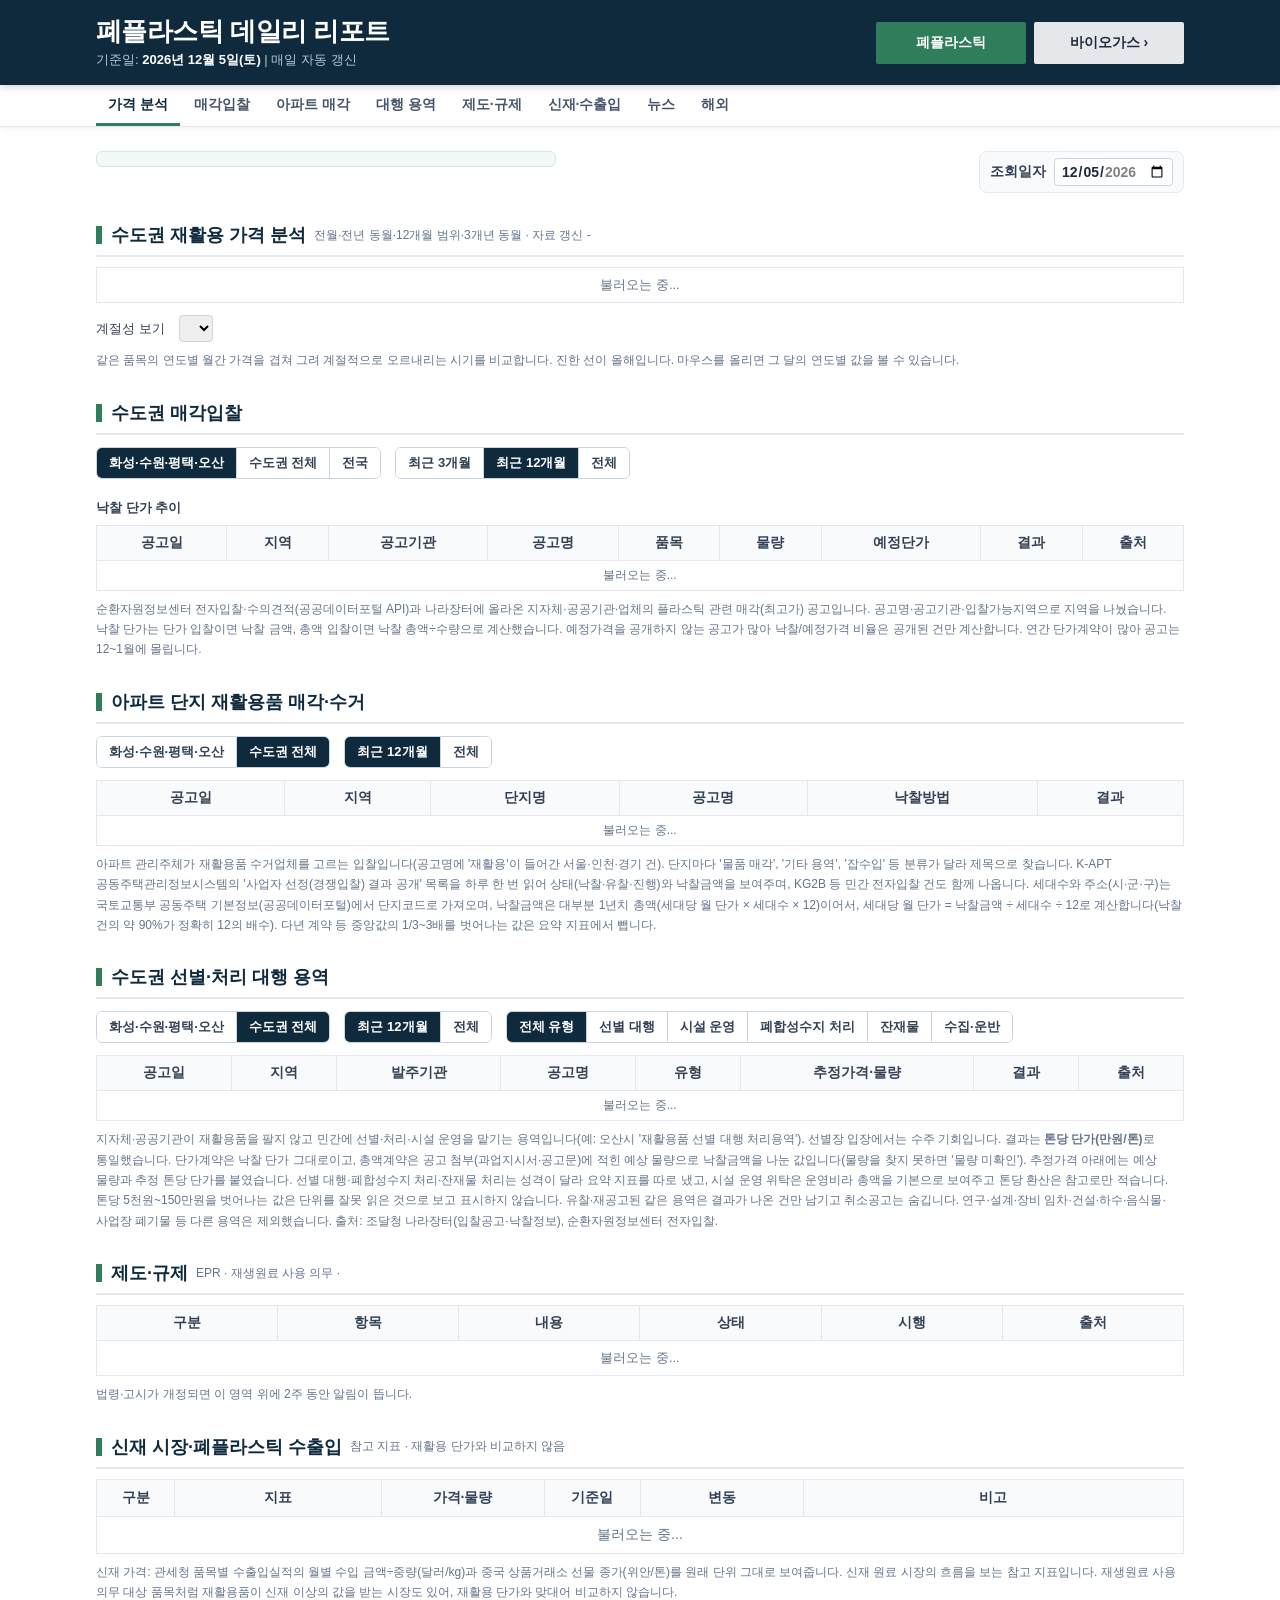
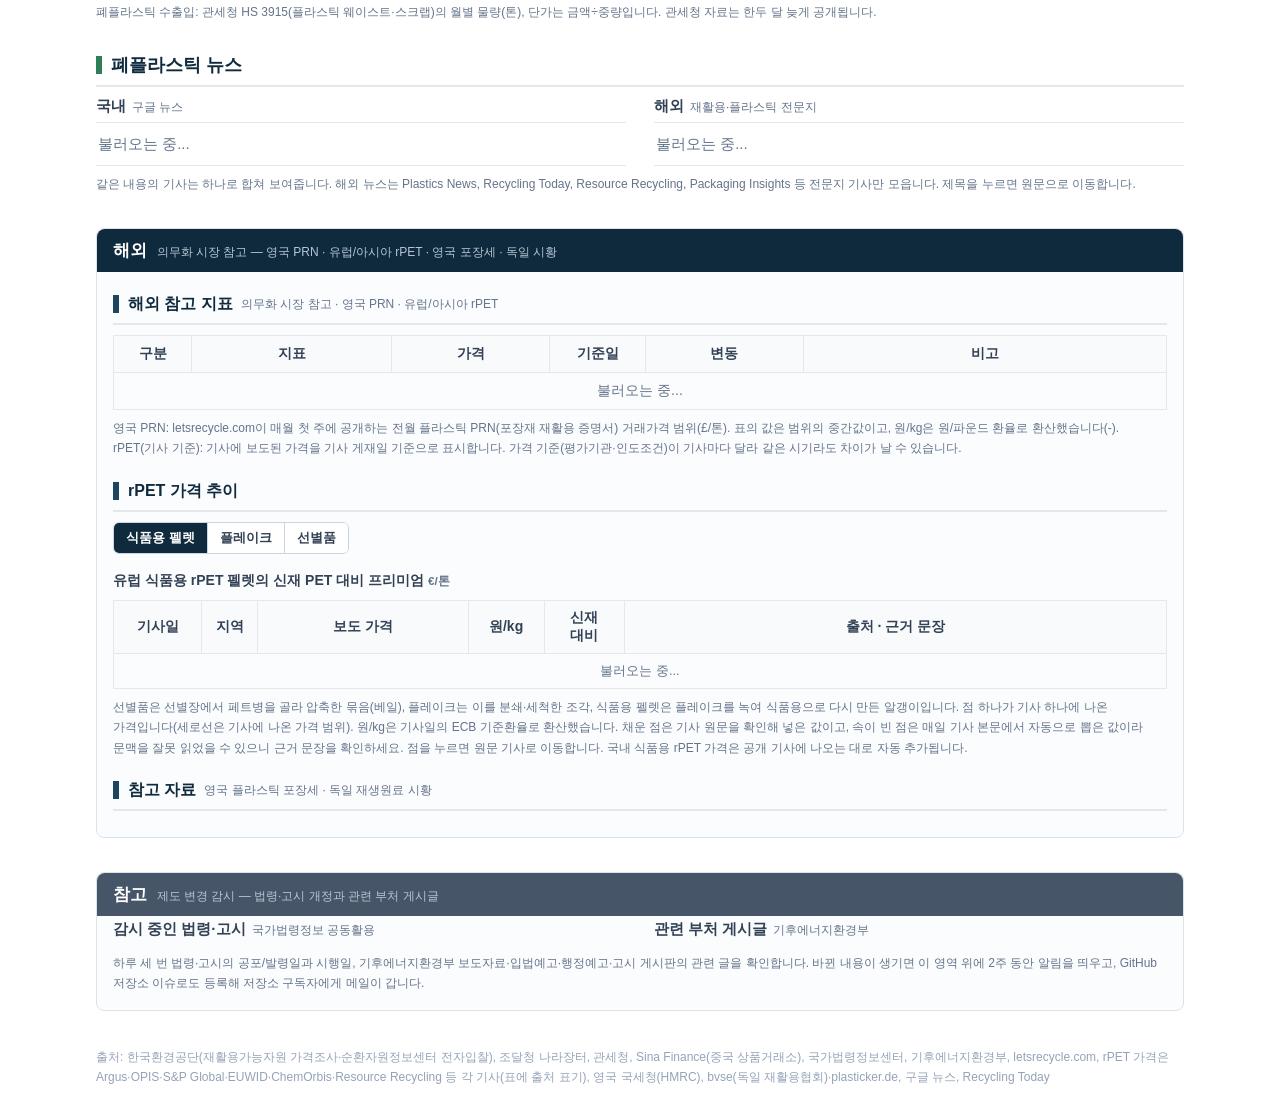
<file: index.html>
<!DOCTYPE html>
<html lang="ko">
<head>
<meta charset="UTF-8">
<meta name="viewport" content="width=device-width, initial-scale=1.0">
<meta http-equiv="refresh" content="0; url=plastic.html">
<title>폐기물 재활용 정보보드</title>
</head>
<body style="font-family:'Noto Sans KR','Malgun Gothic',sans-serif;padding:24px">
  <p>데일리 리포트로 이동합니다…</p>
  <p><a href="plastic.html">폐플라스틱 데일리 리포트</a> · <a href="biogas.html">바이오가스 데일리 리포트</a></p>
</body>
</html>
</file>
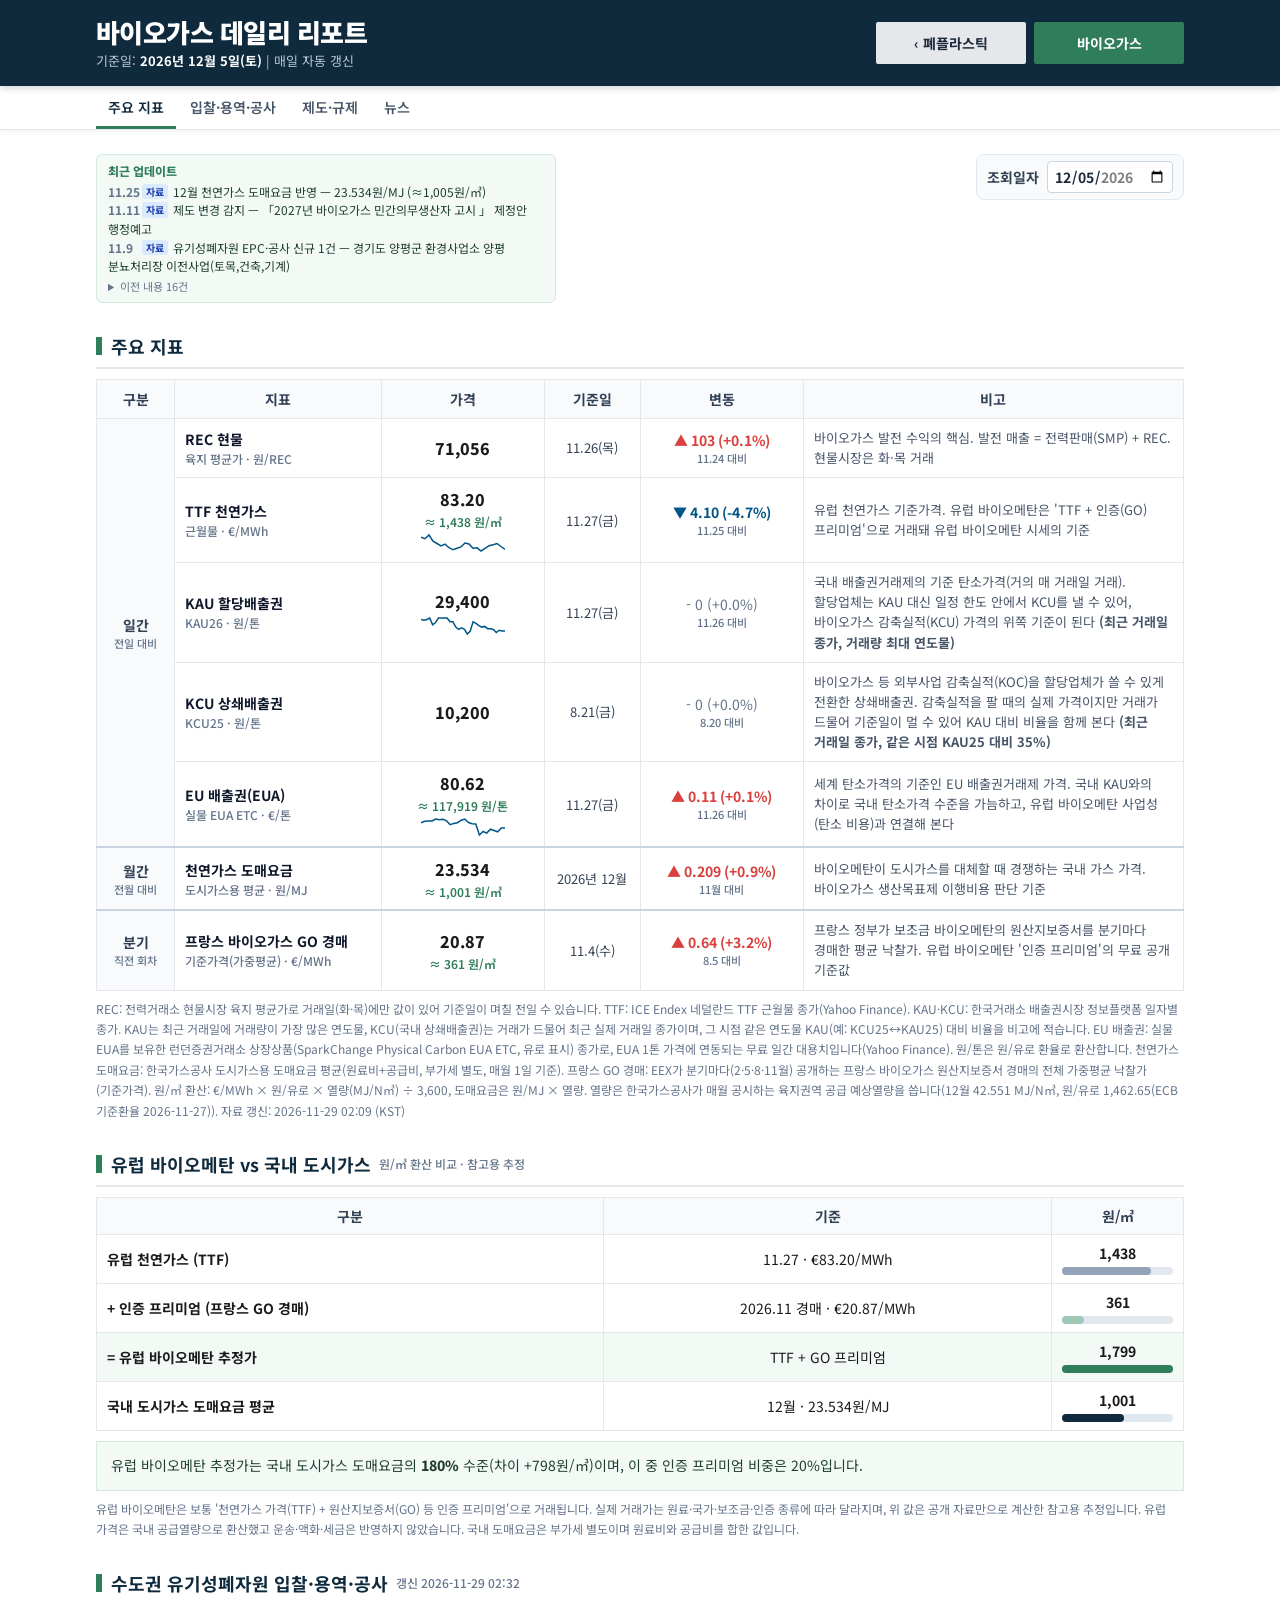
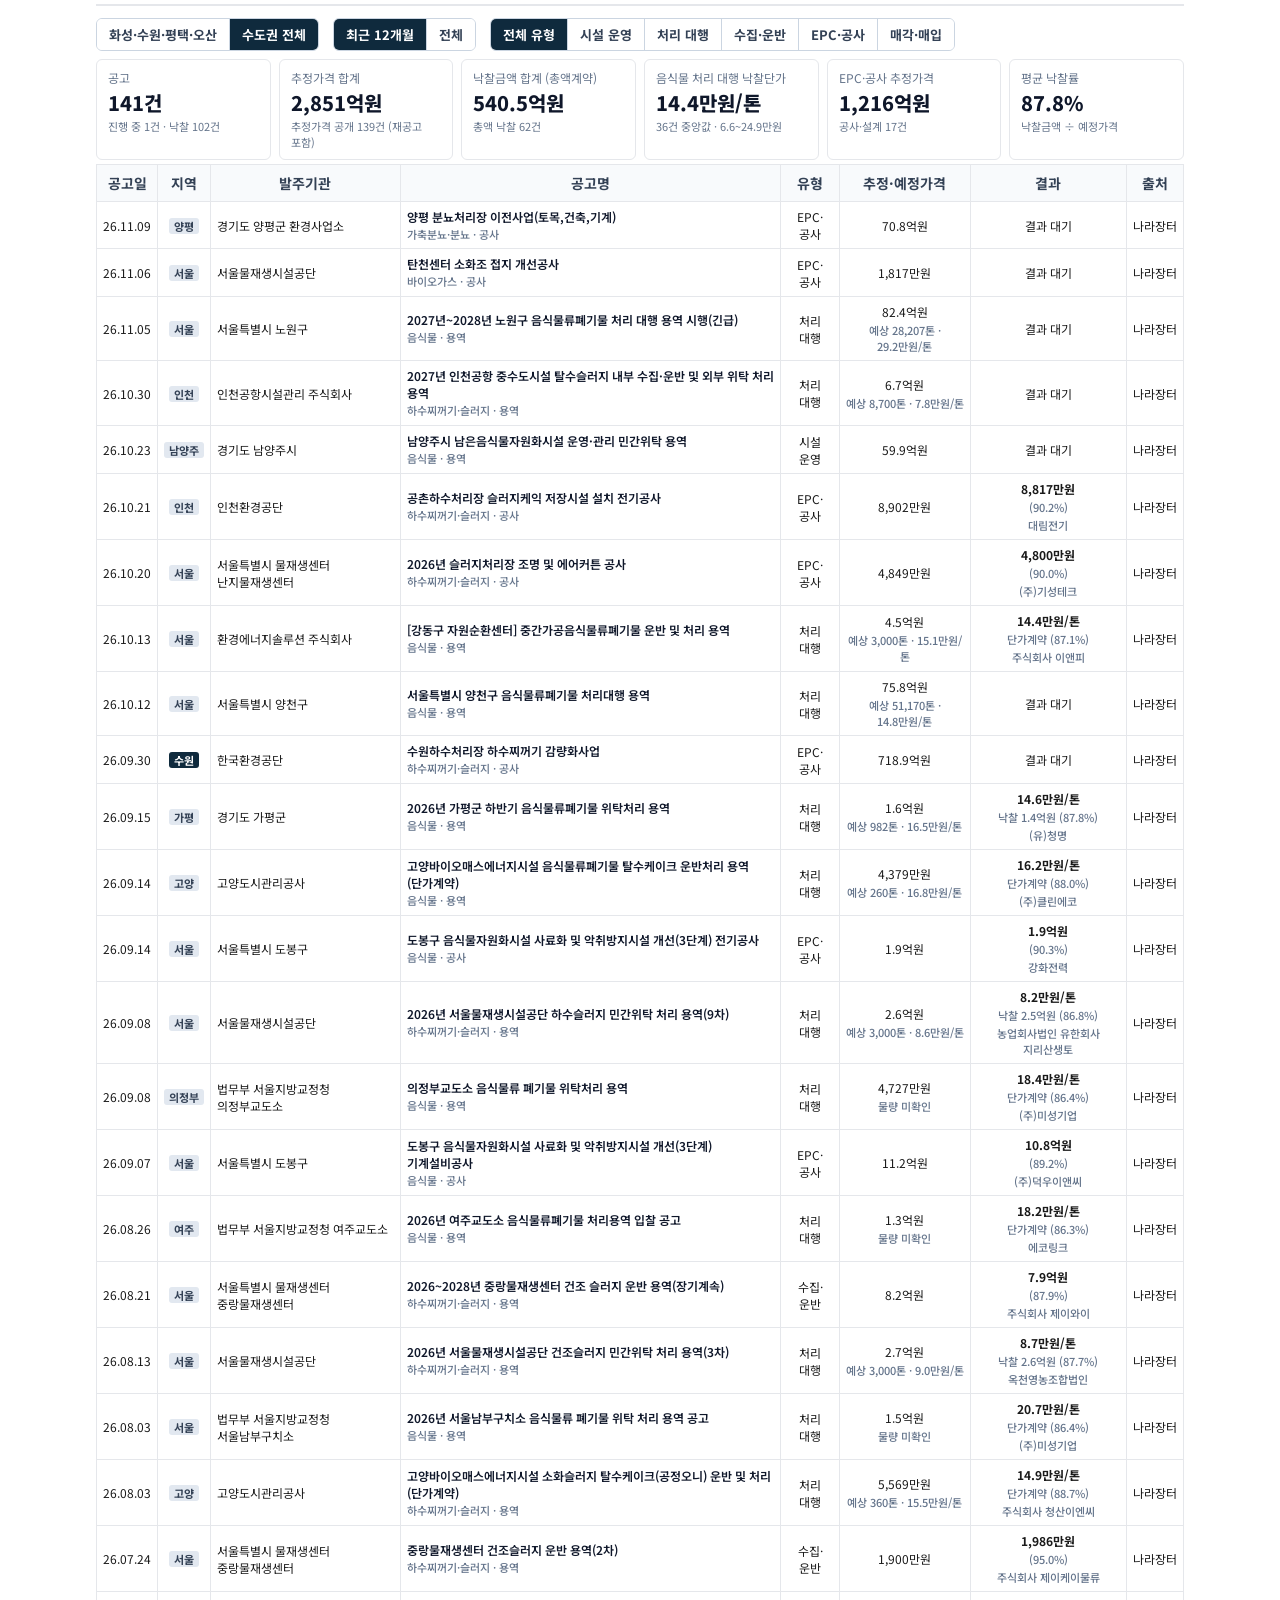
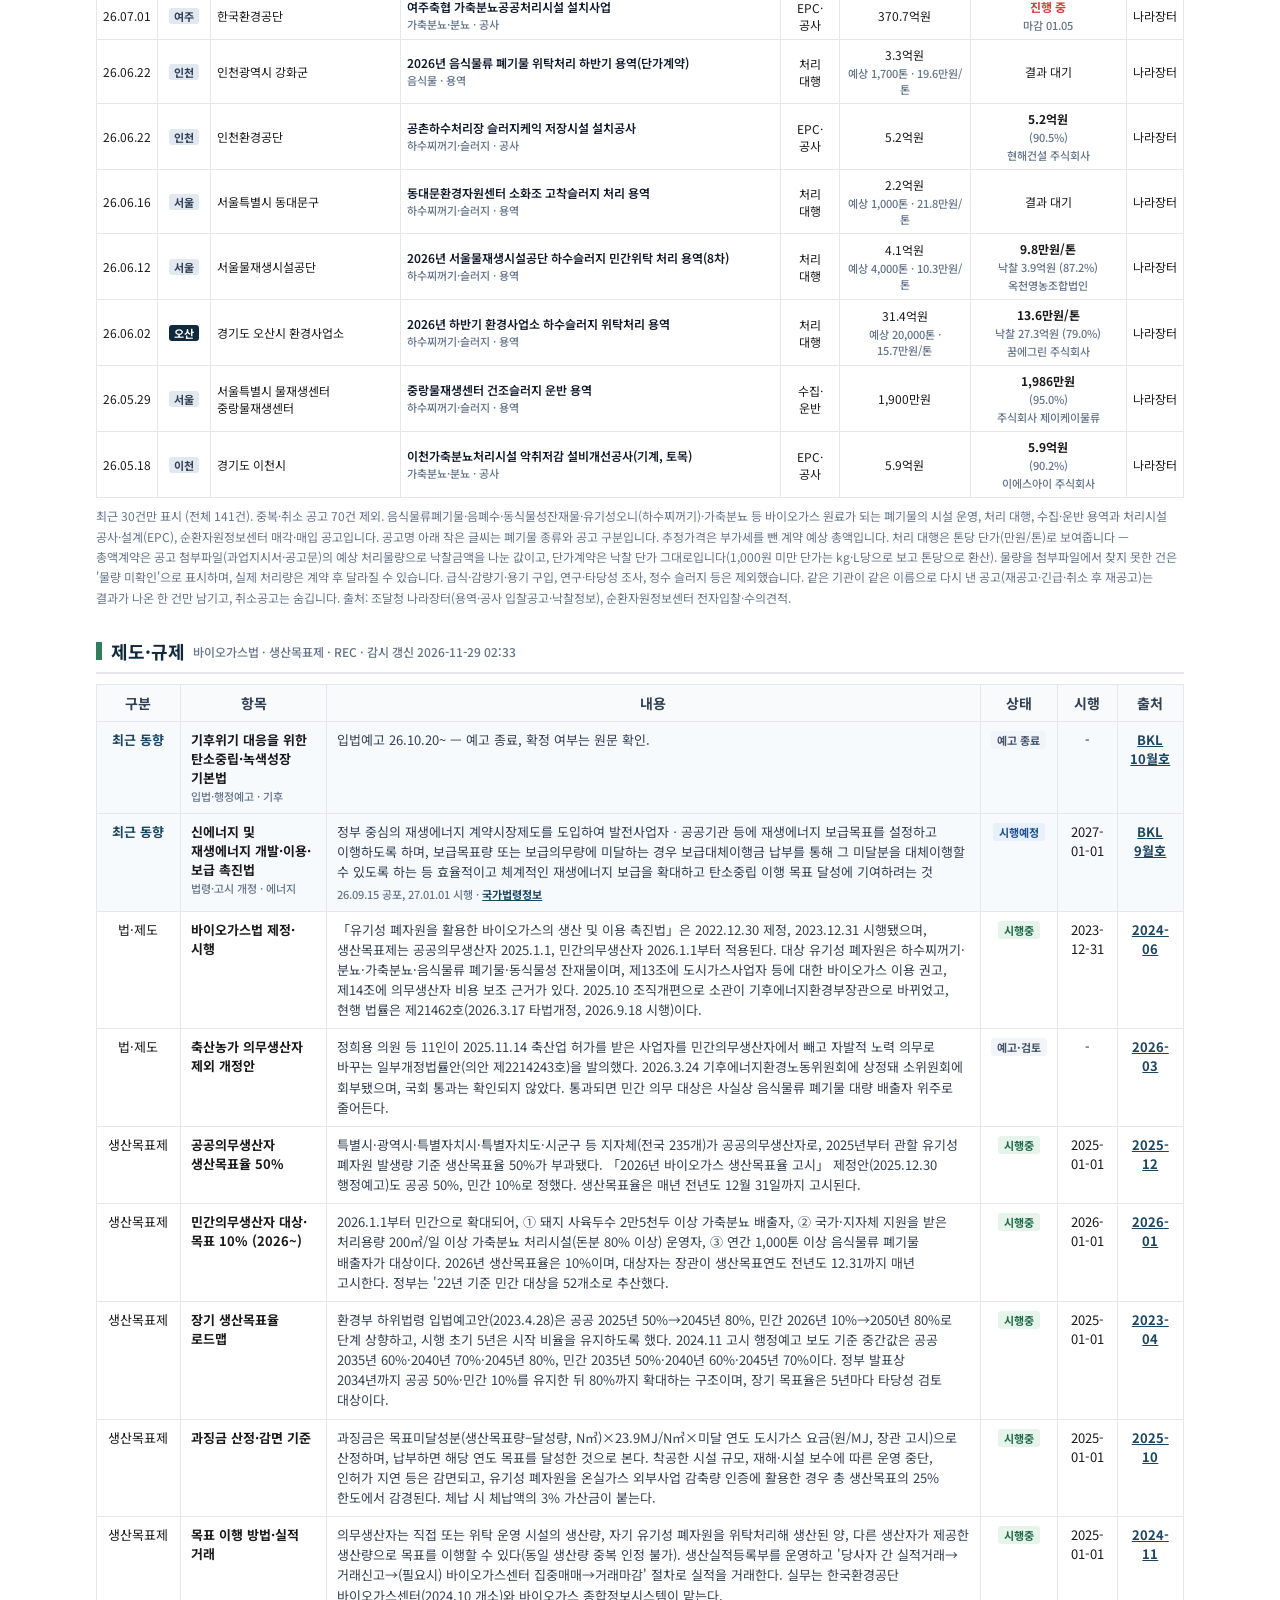
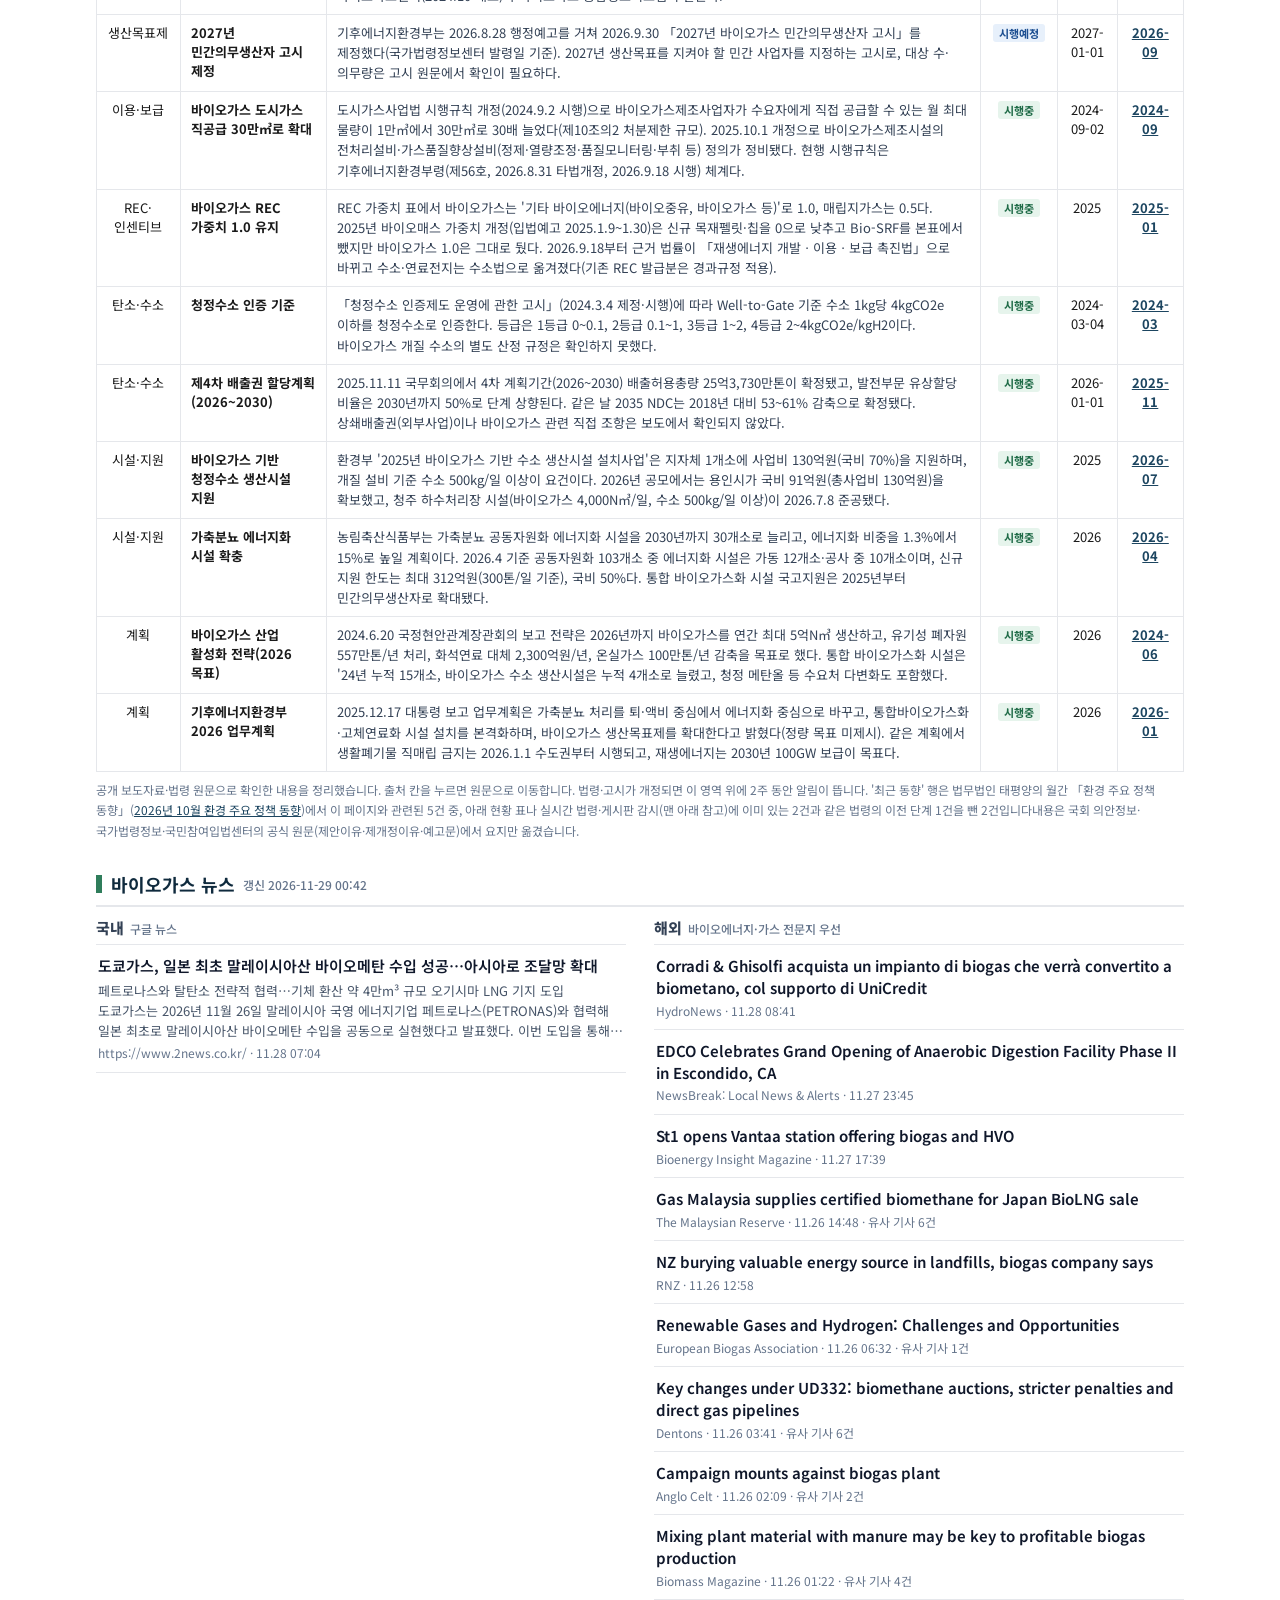
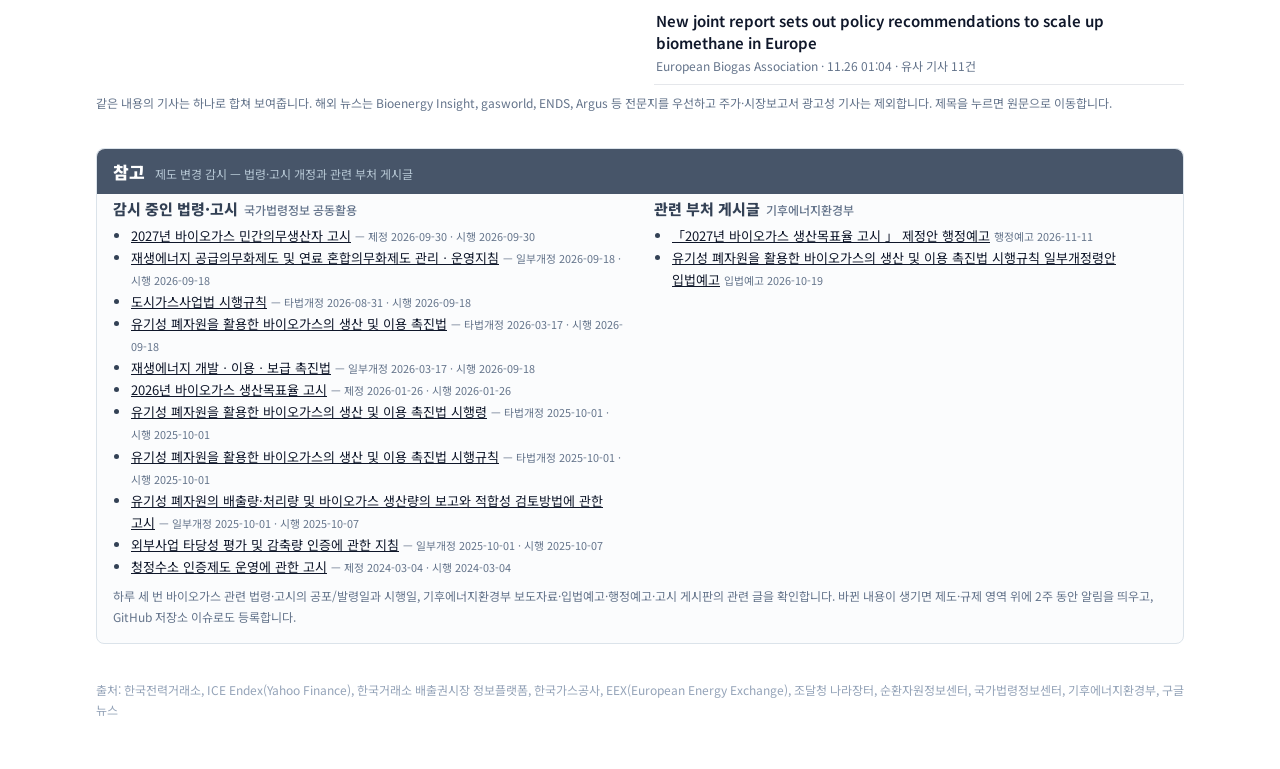
<file: biogas.html>
<!DOCTYPE html>
<html lang="ko">
<head>
<meta charset="UTF-8">
<meta name="viewport" content="width=device-width, initial-scale=1.0">
<title>바이오가스 데일리 리포트</title>
<link href="https://fonts.googleapis.com/css2?family=Noto+Sans+KR:wght@400;500;700;900&display=swap" rel="stylesheet">
<link rel="stylesheet" href="assets/board.css?v=20261028a">
</head>
<body>
<header class="site-header">
  <div class="in">
    <div>
      <h1>바이오가스 데일리 리포트</h1>
      <p class="sub">기준일: <b id="baseDate">-</b> | 매일 자동 갱신</p>
    </div>
    <nav class="menu">
      <a href="plastic.html">‹ 폐플라스틱</a>
      <a href="biogas.html" class="on">바이오가스</a>
    </nav>
  </div>
</header>

<div class="wrap">
  <div class="pick-row">
    <div class="upd" id="updBox"></div>
    <div class="pick">
      <label for="viewDate">조회일자</label>
      <input type="date" id="viewDate">
      <button id="btnToday" type="button">오늘로 →</button>
    </div>
  </div>
  <div id="pastNote" class="pastnote"></div>

  <h2 id="ind" data-nav="주요 지표" data-dot="도매요금|GO 경매|KCU|KAU|배출권|REC">주요 지표</h2>
  <table class="ind">
    <colgroup><col class="c-cyc"><col class="c-nm"><col class="c-v"><col class="c-d"><col class="c-chg"><col class="c-why"></colgroup>
    <thead><tr><th>구분</th><th>지표</th><th>가격</th><th>기준일</th><th>변동</th><th class="why">비고</th></tr></thead>
    <tbody id="indBody"><tr><td colspan="6" class="fl">불러오는 중...</td></tr></tbody>
  </table>
  <div class="note">
    REC: 전력거래소 현물시장 육지 평균가로 거래일(화·목)에만 값이 있어 기준일이 며칠 전일 수 있습니다.
    TTF: ICE Endex 네덜란드 TTF 근월물 종가(Yahoo Finance).
    KAU·KCU: 한국거래소 배출권시장 정보플랫폼 일자별 종가. KAU는 최근 거래일에 거래량이 가장 많은 연도물, KCU(국내 상쇄배출권)는 거래가 드물어 최근 실제 거래일 종가이며, 그 시점 같은 연도물 KAU(예: KCU25↔KAU25) 대비 비율을 비고에 적습니다.
    EU 배출권: 실물 EUA를 보유한 런던증권거래소 상장상품(SparkChange Physical Carbon EUA ETC, 유로 표시) 종가로, EUA 1톤 가격에 연동되는 무료 일간 대용치입니다(Yahoo Finance). 원/톤은 원/유로 환율로 환산합니다.
    천연가스 도매요금: 한국가스공사 도시가스용 도매요금 평균(원료비+공급비, 부가세 별도, 매월 1일 기준).
    프랑스 GO 경매: EEX가 분기마다(2·5·8·11월) 공개하는 프랑스 바이오가스 원산지보증서 경매의 전체 가중평균 낙찰가(기준가격).
    원/㎥ 환산: €/MWh × 원/유로 × 열량(MJ/N㎥) ÷ 3,600, 도매요금은 원/MJ × 열량. 열량은 한국가스공사가 매월 공시하는 육지권역 공급 예상열량을 씁니다(<span id="convNote">-</span>).
    자료 갱신: <span id="indUpdated">-</span>
  </div>

  <h2>유럽 바이오메탄 vs 국내 도시가스 <small>원/㎥ 환산 비교 · 참고용 추정</small></h2>
  <div id="extra"></div>

  <h2 id="bio" data-nav="입찰·용역·공사" data-dot="유기성폐자원">수도권 유기성폐자원 입찰·용역·공사 <small id="bioUpd"></small></h2>
  <div class="ctl">
    <div class="rp-seg" id="bioScope"><button type="button" data-v="focus">화성·수원·평택·오산</button><button type="button" data-v="cap" class="on">수도권 전체</button></div>
    <div class="rp-seg" id="bioPeriod"><button type="button" data-v="365" class="on">최근 12개월</button><button type="button" data-v="1100">전체</button></div>
    <div class="rp-seg" id="bioType"><button type="button" data-v="" class="on">전체 유형</button><button type="button" data-v="시설 운영">시설 운영</button><button type="button" data-v="처리 대행">처리 대행</button><button type="button" data-v="수집·운반">수집·운반</button><button type="button" data-v="EPC·공사">EPC·공사</button><button type="button" data-v="매각·매입">매각·매입</button></div>
  </div>
  <div class="kpis" id="bioKpi"></div>
  <table class="cmp bids">
    <thead><tr><th>공고일</th><th>지역</th><th class="h-m">발주기관</th><th>공고명</th><th class="h-m">유형</th><th>추정·예정가격</th><th>결과</th><th class="h-m">출처</th></tr></thead>
    <tbody id="bioBody"><tr><td colspan="8" class="fl">불러오는 중...</td></tr></tbody>
  </table>
  <div class="note"><span id="bioMore"></span>
    음식물류폐기물·음폐수·동식물성잔재물·유기성오니(하수찌꺼기)·가축분뇨 등 바이오가스 원료가 되는 폐기물의 시설 운영, 처리 대행, 수집·운반 용역과 처리시설 공사·설계(EPC), 순환자원정보센터 매각·매입 공고입니다.
    공고명 아래 작은 글씨는 폐기물 종류와 공고 구분입니다. 추정가격은 부가세를 뺀 계약 예상 총액입니다. 처리 대행은 톤당 단가(만원/톤)로 보여줍니다 — 총액계약은 공고 첨부파일(과업지시서·공고문)의 예상 처리물량으로 낙찰금액을 나눈 값이고, 단가계약은 낙찰 단가 그대로입니다(1,000원 미만 단가는 kg·L당으로 보고 톤당으로 환산). 물량을 첨부파일에서 찾지 못한 건은 '물량 미확인'으로 표시하며, 실제 처리량은 계약 후 달라질 수 있습니다.
    급식·감량기·용기 구입, 연구·타당성 조사, 정수 슬러지 등은 제외했습니다. 같은 기관이 같은 이름으로 다시 낸 공고(재공고·긴급·취소 후 재공고)는 결과가 나온 한 건만 남기고, 취소공고는 숨깁니다. 출처: 조달청 나라장터(용역·공사 입찰공고·낙찰정보), 순환자원정보센터 전자입찰·수의견적.</div>

  <h2 id="pol" data-nav="제도·규제" data-dot="제도|정책 동향">제도·규제 <small>바이오가스법 · 생산목표제 · REC · <span id="polUpd"></span></small></h2>
  <div id="polAlert"></div>
  <table class="cmp pol">
    <thead><tr><th class="h-m">구분</th><th>항목</th><th>내용</th><th>상태</th><th>시행</th><th class="h-m">출처</th></tr></thead>
    <tbody id="polBody"><tr><td colspan="6" class="fl">불러오는 중...</td></tr></tbody>
  </table>
  <div class="note">공개 보도자료·법령 원문으로 확인한 내용을 정리했습니다. 출처 칸을 누르면 원문으로 이동합니다. 법령·고시가 개정되면 이 영역 위에 2주 동안 알림이 뜹니다. <span id="bklNote"></span></div>

  <h2 id="news" data-nav="뉴스">바이오가스 뉴스<small id="newsUpd"></small></h2>
  <div class="news2">
    <div><h3>국내<span>구글 뉴스</span></h3><ol class="news" id="newsKo"><li class="fl">불러오는 중...</li></ol></div>
    <div><h3>해외<span>바이오에너지·가스 전문지 우선</span></h3><ol class="news" id="newsEn"><li class="fl">불러오는 중...</li></ol></div>
  </div>
  <div class="note">같은 내용의 기사는 하나로 합쳐 보여줍니다. 해외 뉴스는 Bioenergy Insight, gasworld, ENDS, Argus 등 전문지를 우선하고 주가·시장보고서 광고성 기사는 제외합니다. 제목을 누르면 원문으로 이동합니다.</div>

  <section class="cat ref-cat">
    <div class="cat-head"><b>참고</b><span>제도 변경 감시 — 법령·고시 개정과 관련 부처 게시글</span></div>
  <div class="news2">
    <div><h3>감시 중인 법령·고시<span>국가법령정보 공동활용</span></h3><ul class="plain" id="polLaws"></ul></div>
    <div><h3>관련 부처 게시글<span>기후에너지환경부</span></h3><ul class="plain" id="polPosts"></ul></div>
  </div>
  <div class="note">하루 세 번 바이오가스 관련 법령·고시의 공포/발령일과 시행일, 기후에너지환경부 보도자료·입법예고·행정예고·고시 게시판의 관련 글을 확인합니다. 바뀐 내용이 생기면 제도·규제 영역 위에 2주 동안 알림을 띄우고, GitHub 저장소 이슈로도 등록합니다.</div>
  </section>

  <div class="foot">출처: 한국전력거래소, ICE Endex(Yahoo Finance), 한국거래소 배출권시장 정보플랫폼, 한국가스공사, EEX(European Energy Exchange), 조달청 나라장터, 순환자원정보센터, 국가법령정보센터, 기후에너지환경부, 구글 뉴스</div>
</div>

<script>
window.BOARD = {
  name: 'biogas',
  minKey: '20261007',
  cycNote: { '월간': '전월 대비', '일간': '전일 대비', '분기': '직전 회차' },
  rows: [
    { cyc: '일간', key: 'rec', label: 'REC 현물', dec: 0, why: '바이오가스 발전 수익의 핵심. 발전 매출 = 전력판매(SMP) + REC. 현물시장은 화·목 거래' },
    { cyc: '일간', key: 'ttf', label: 'TTF 천연가스', dec: 2, why: "유럽 천연가스 기준가격. 유럽 바이오메탄은 'TTF + 인증(GO) 프리미엄'으로 거래돼 유럽 바이오메탄 시세의 기준" },
    { cyc: '일간', key: 'kau', label: 'KAU 할당배출권', dec: 0, why: '국내 배출권거래제의 기준 탄소가격(거의 매 거래일 거래). 할당업체는 KAU 대신 일정 한도 안에서 KCU를 낼 수 있어, 바이오가스 감축실적(KCU) 가격의 위쪽 기준이 된다' },
    { cyc: '일간', key: 'kcu', label: 'KCU 상쇄배출권', dec: 0, why: '바이오가스 등 외부사업 감축실적(KOC)을 할당업체가 쓸 수 있게 전환한 상쇄배출권. 감축실적을 팔 때의 실제 가격이지만 거래가 드물어 기준일이 멀 수 있어 KAU 대비 비율을 함께 본다' },
    { cyc: '일간', key: 'eua', label: 'EU 배출권(EUA)', dec: 2, why: '세계 탄소가격의 기준인 EU 배출권거래제 가격. 국내 KAU와의 차이로 국내 탄소가격 수준을 가늠하고, 유럽 바이오메탄 사업성(탄소 비용)과 연결해 본다' },
    { cyc: '월간', key: 'gas_whole', label: '천연가스 도매요금', dec: 3, why: '바이오메탄이 도시가스를 대체할 때 경쟁하는 국내 가스 가격. 바이오가스 생산목표제 이행비용 판단 기준' },
    { cyc: '분기', key: 'go_fr', label: '프랑스 바이오가스 GO 경매', dec: 2, why: "프랑스 정부가 보조금 바이오메탄의 원산지보증서를 분기마다 경매한 평균 낙찰가. 유럽 바이오메탄 '인증 프리미엄'의 무료 공개 기준값" }
  ],
  extra(items, fmt) {
    const t = items.ttf, g = items.go_fr, w = items.gas_whole, e = items.fx_eur;
    const cn = document.getElementById('convNote');
    if (cn) cn.textContent = [w && w.heat_mj ? `${w.date ? +w.date.slice(5, 7) + '월 ' : ''}${fmt(w.heat_mj, 3)} MJ/N㎥` : '', e ? `원/유로 ${fmt(e.value, 2)}(${e.src || ''} ${e.date || ''})` : ''].filter(Boolean).join(', ') || '-';
    if (!t || !g || t.krw_m3 == null || g.krw_m3 == null) return '<div class="note">TTF·GO 경매 가격 또는 환산 기준(원/유로, 열량)이 없어 비교하지 않았습니다.</div>';
    const bio = t.krw_m3 + g.krw_m3, dom = w && w.krw_m3;
    const mx = Math.max(bio, dom || 0);
    const bar = (v, c) => `<div class="bar"><i style="width:${(v / mx * 100).toFixed(0)}%;background:${c}"></i></div>`;
    const md = d => d ? `${+d.slice(5, 7)}.${+d.slice(8, 10)}` : '-';
    const rows = [
      ['유럽 천연가스 (TTF)', `${md(t.date)} · €${fmt(t.value, 2)}/MWh`, t.krw_m3, '#94a3b8'],
      ['+ 인증 프리미엄 (프랑스 GO 경매)', `${g.date ? g.date.slice(0, 7).replace('-', '.') : '-'} 경매 · €${fmt(g.value, 2)}/MWh`, g.krw_m3, '#9fc9b4'],
      ['= 유럽 바이오메탄 추정가', 'TTF + GO 프리미엄', bio, '#2f7d5b'],
      ['국내 도시가스 도매요금 평균', w ? `${w.date ? +w.date.slice(5, 7) + '월' : ''} · ${fmt(w.value, 3)}원/MJ` : '-', dom, '#0f2a3d']
    ];
    const body = rows.map(([a, b, v, c], i) => `<tr${i === 2 ? ' style="background:#f3faf6"' : ''}><td class="l">${a}</td><td>${b}</td>
      <td><b>${v == null ? '-' : fmt(v, 0)}</b>${v == null ? '' : bar(v, c)}</td></tr>`).join('');
    const cmp = dom ? `유럽 바이오메탄 추정가는 국내 도시가스 도매요금의 <b>${(bio / dom * 100).toFixed(0)}%</b> 수준(차이 ${bio >= dom ? '+' : '−'}${fmt(Math.abs(bio - dom), 0)}원/㎥)이며, 이 중 인증 프리미엄 비중은 ${(g.krw_m3 / bio * 100).toFixed(0)}%입니다.` : '';
    return `<table class="cmp"><thead><tr><th>구분</th><th>기준</th><th>원/㎥</th></tr></thead><tbody>${body}</tbody></table>
      <div class="calc">${cmp}</div>
      <div class="note">유럽 바이오메탄은 보통 '천연가스 가격(TTF) + 원산지보증서(GO) 등 인증 프리미엄'으로 거래됩니다. 실제 거래가는 원료·국가·보조금·인증 종류에 따라 달라지며, 위 값은 공개 자료만으로 계산한 참고용 추정입니다. 유럽 가격은 국내 공급열량으로 환산했고 운송·액화·세금은 반영하지 않았습니다. 국내 도매요금은 부가세 별도이며 원료비와 공급비를 합한 값입니다.</div>`;
  }
};
</script>
<script src="assets/board.js?v=20261026a"></script>
<script src="assets/mark.js?v=20261029a" data-page="biogas"></script>
<script src="assets/nav.js?v=20261029a" data-page="biogas"></script>
<script src="assets/biogas_extra.js?v=20261028a"></script>
<script src="assets/policy.js?v=20261020c" data-page="biogas" data-bkl="data/bkl_policy.json" data-facts="data/policy_facts_biogas.json" data-state="data/policy_biogas.json" data-order="법·제도,생산목표제,이용·보급,REC·인센티브,탄소·수소,시설·지원,계획"></script>
</body>
</html>
</file>
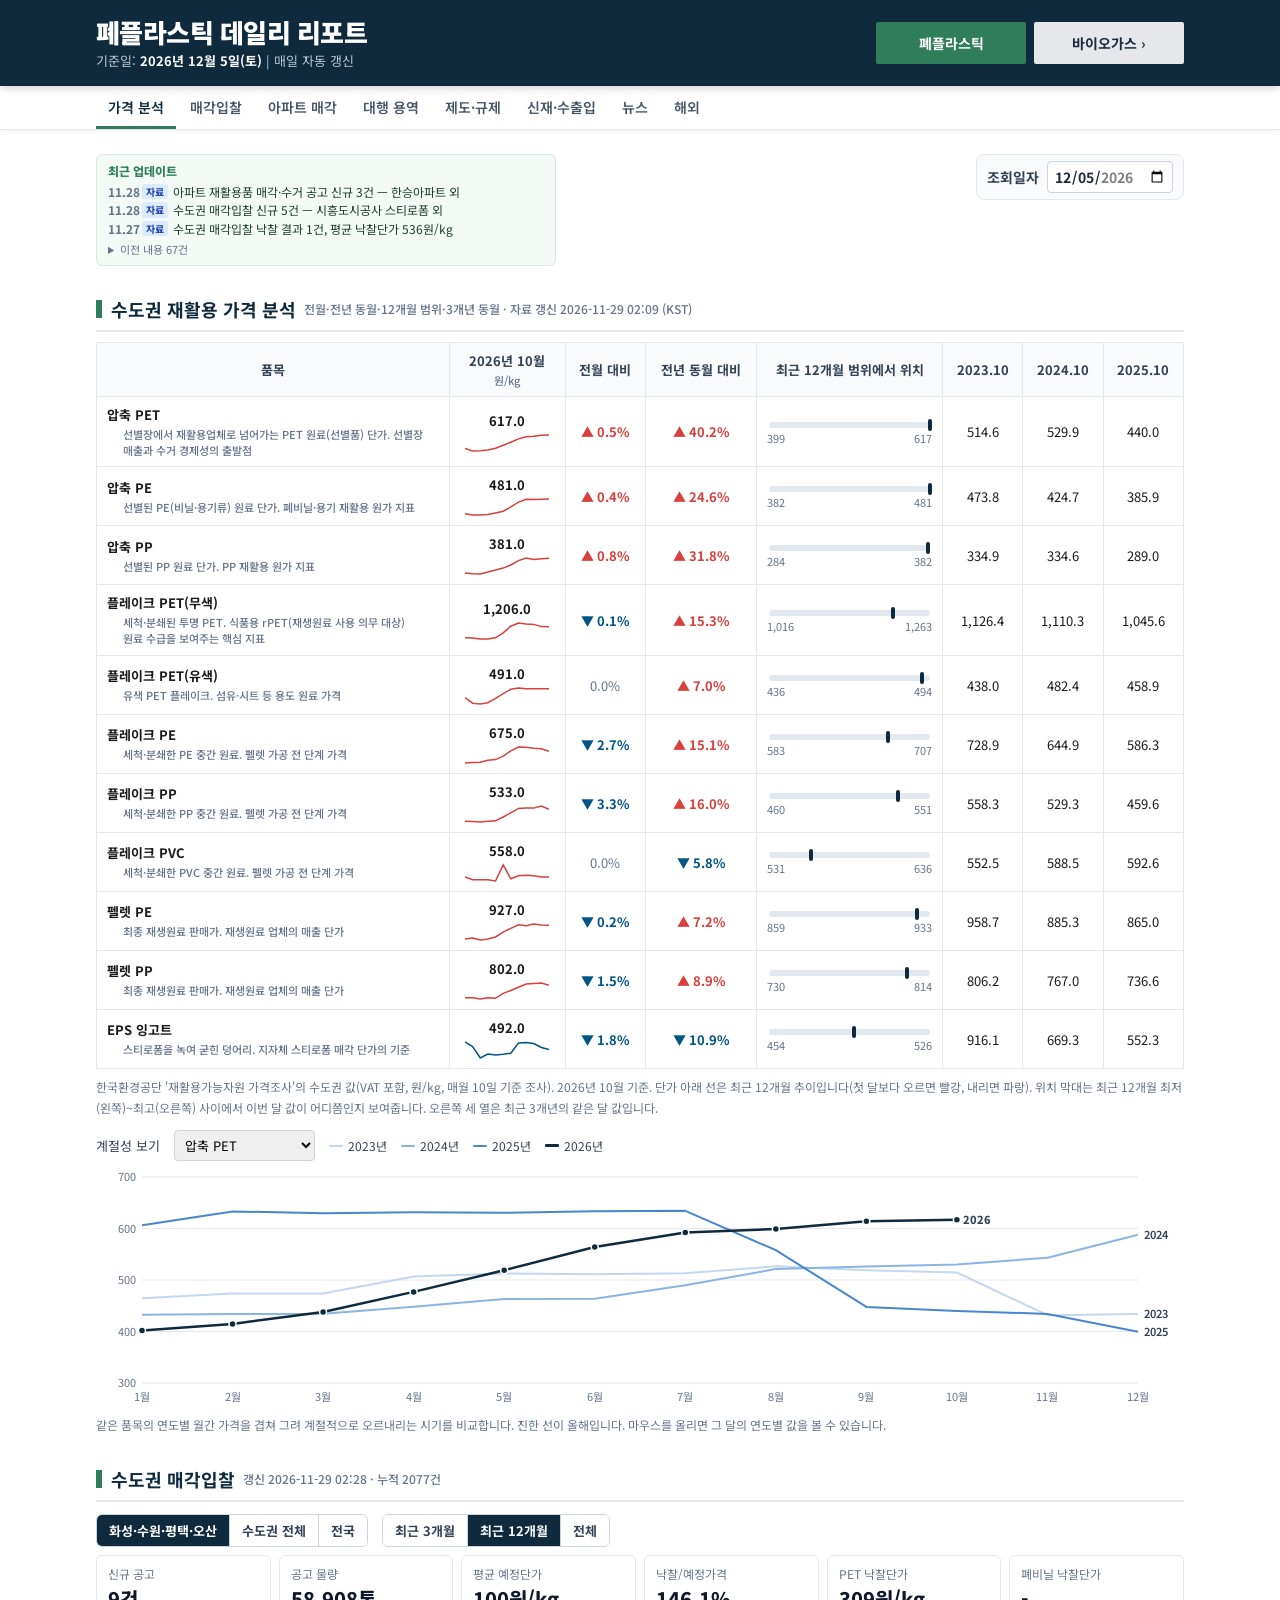
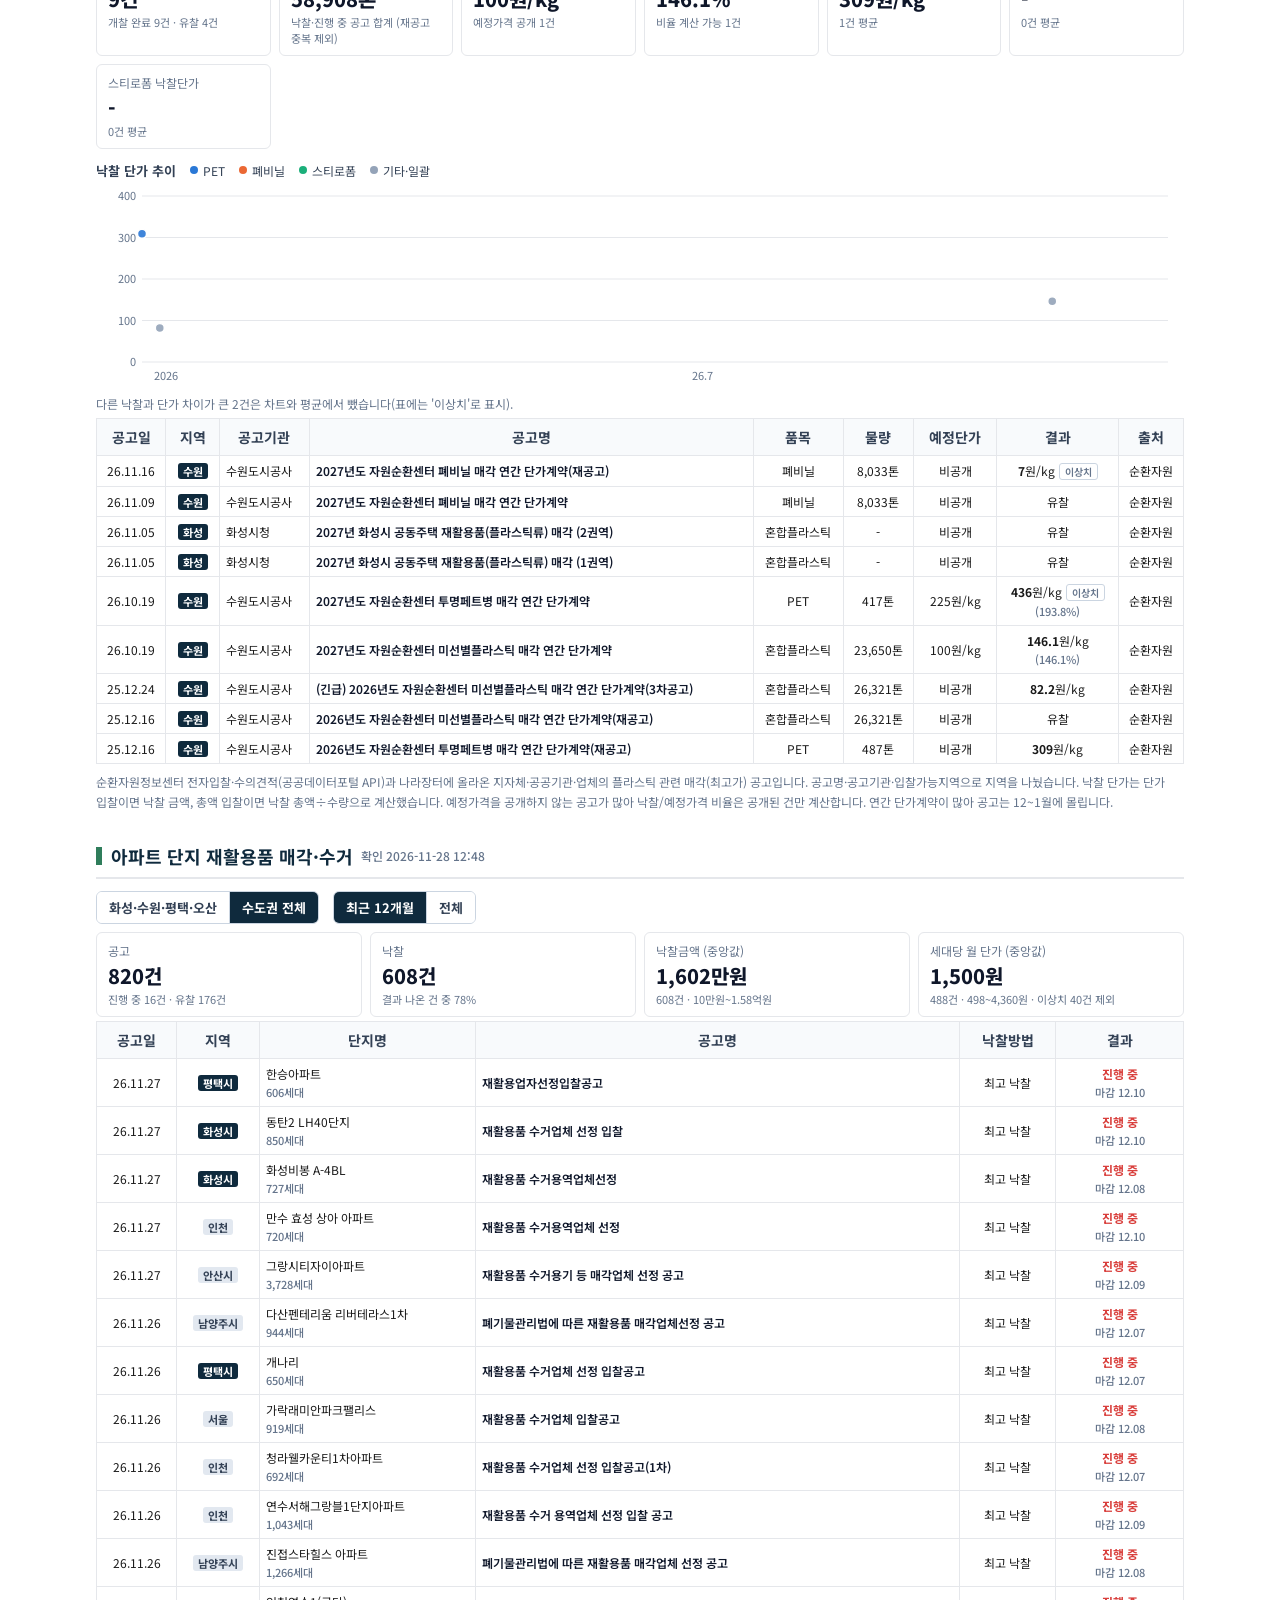
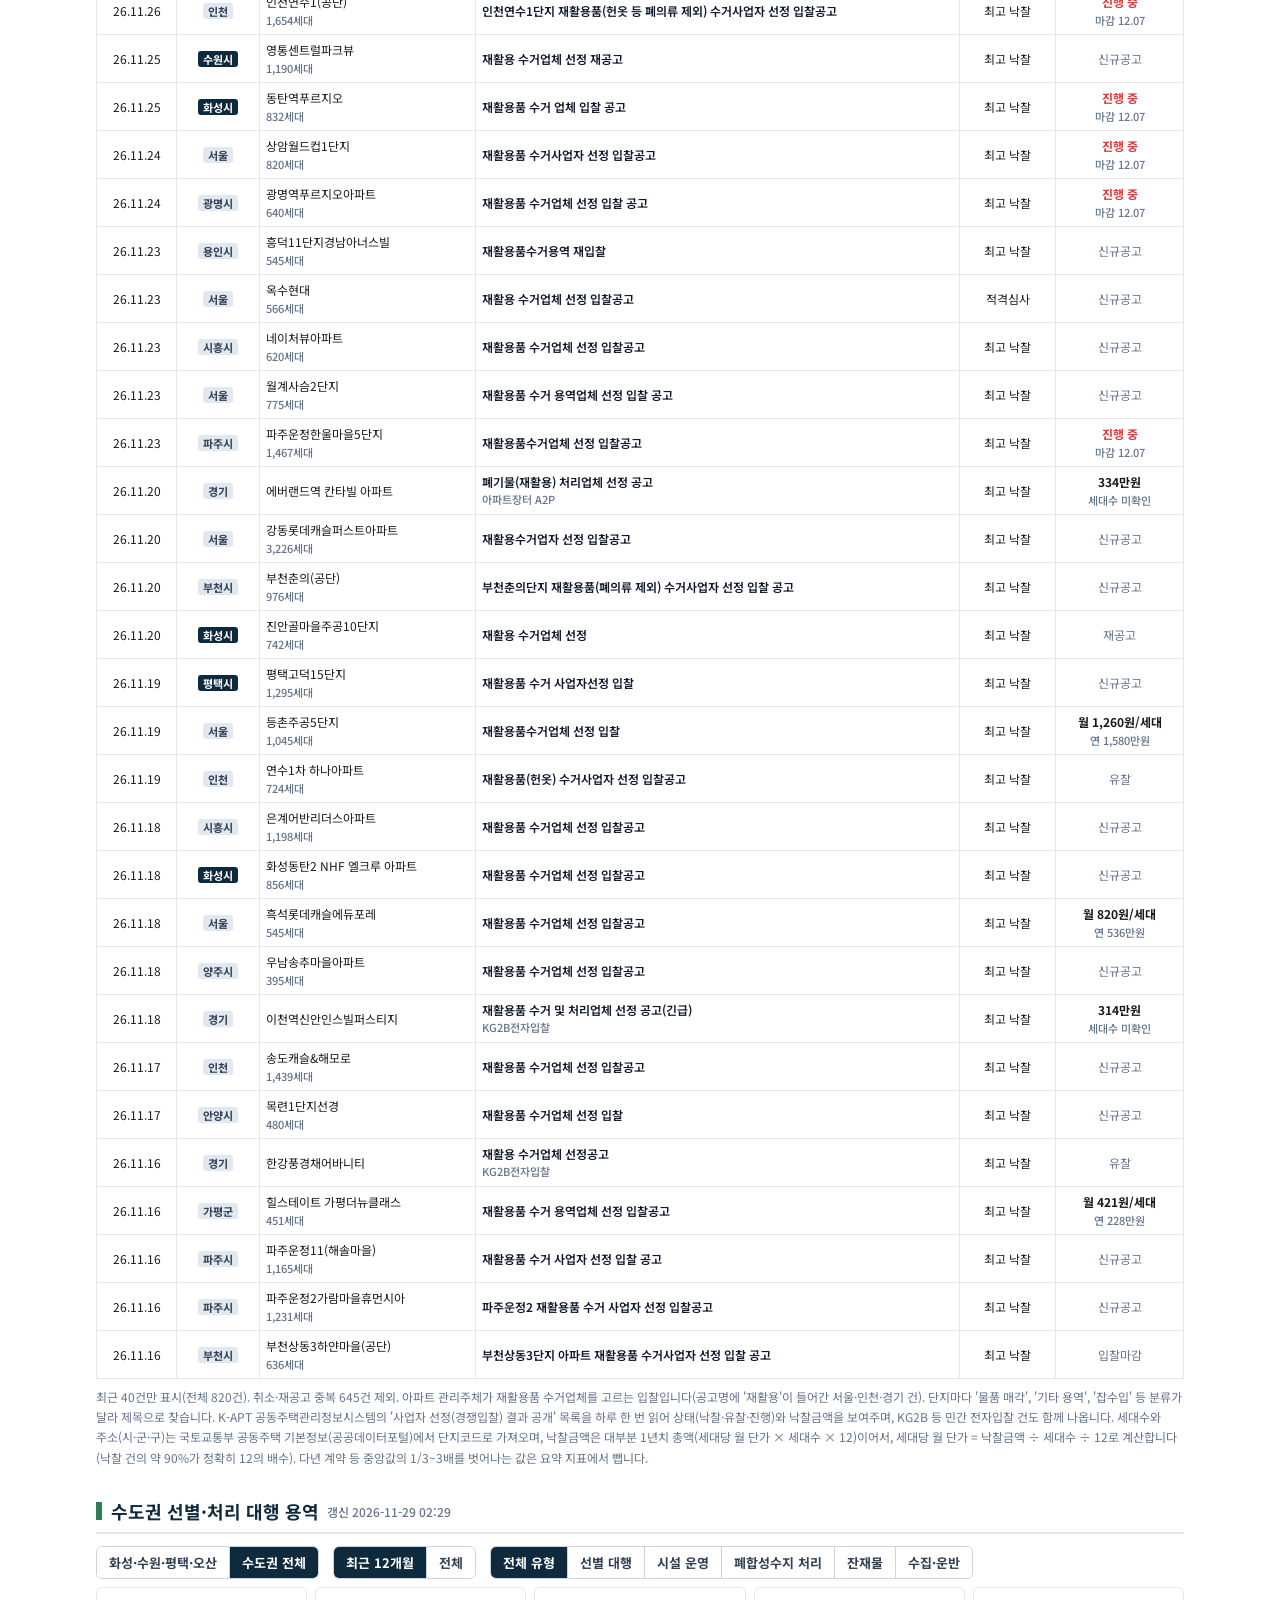
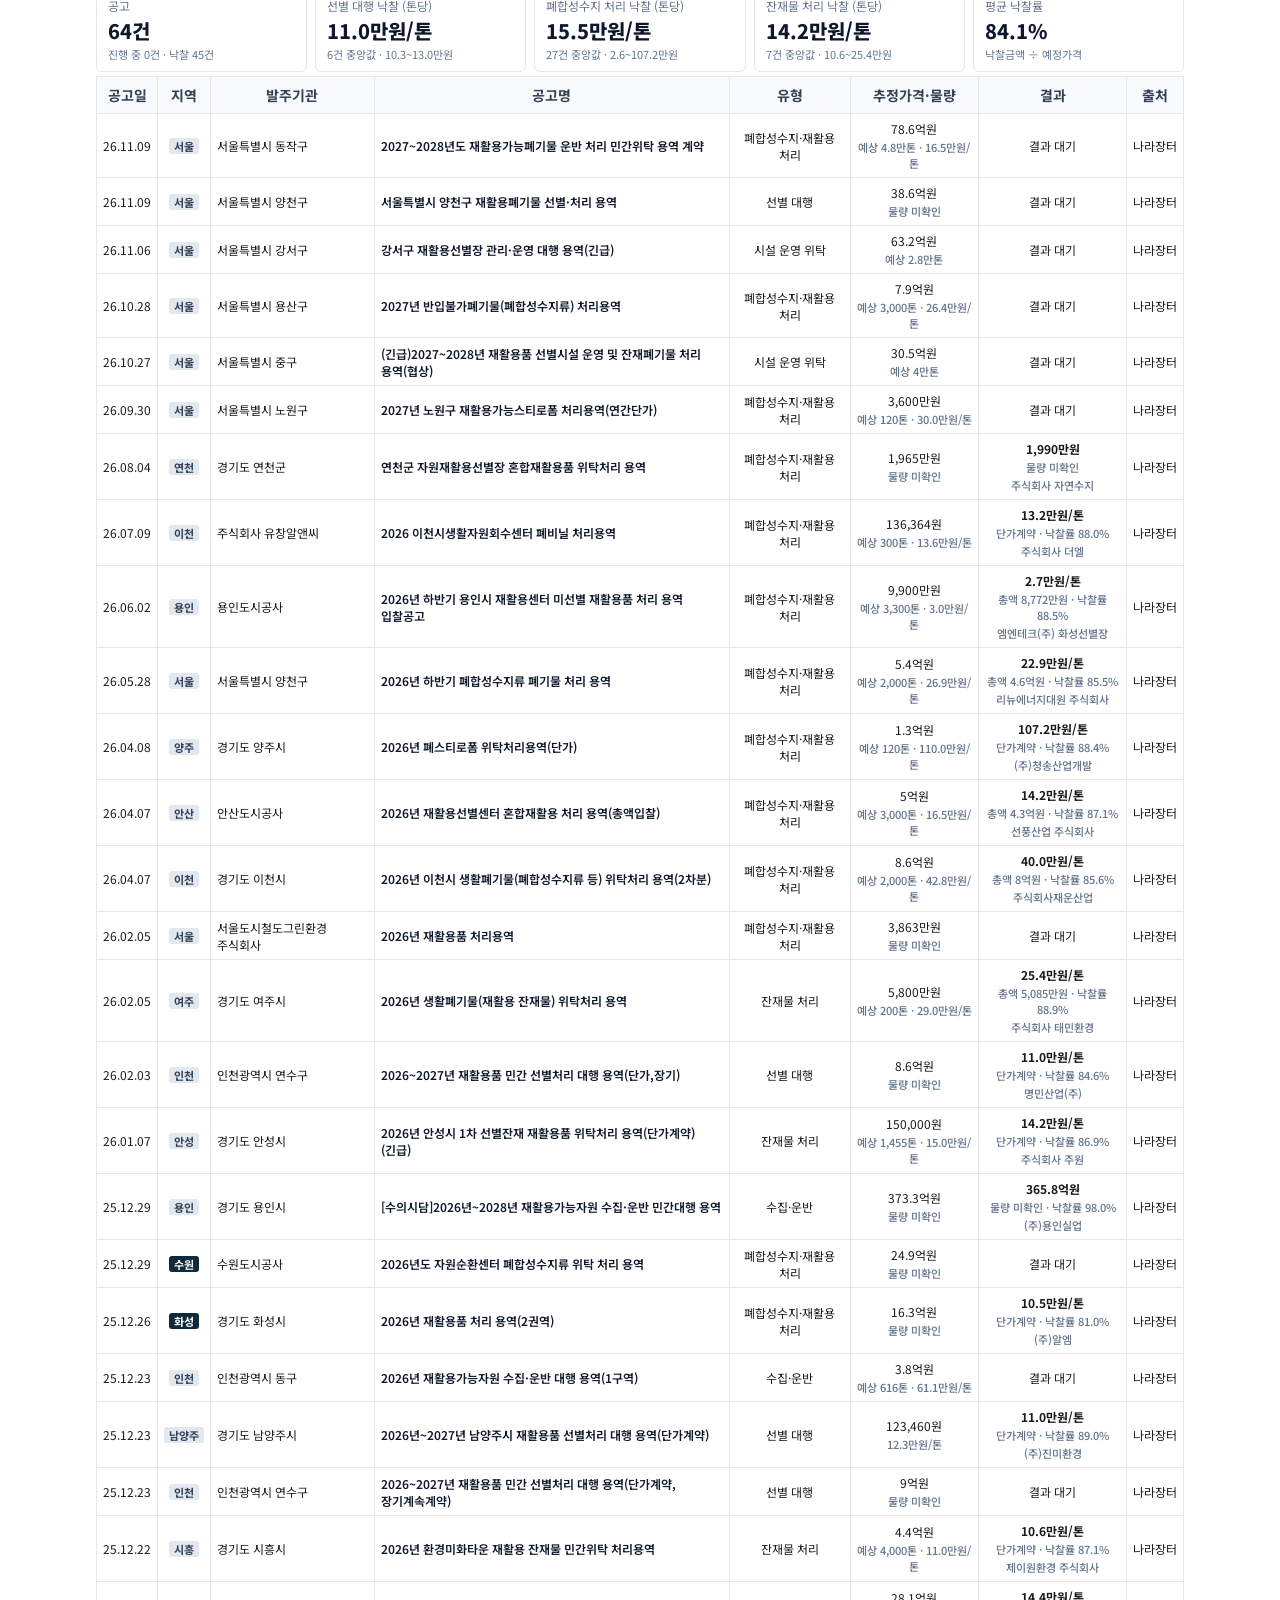
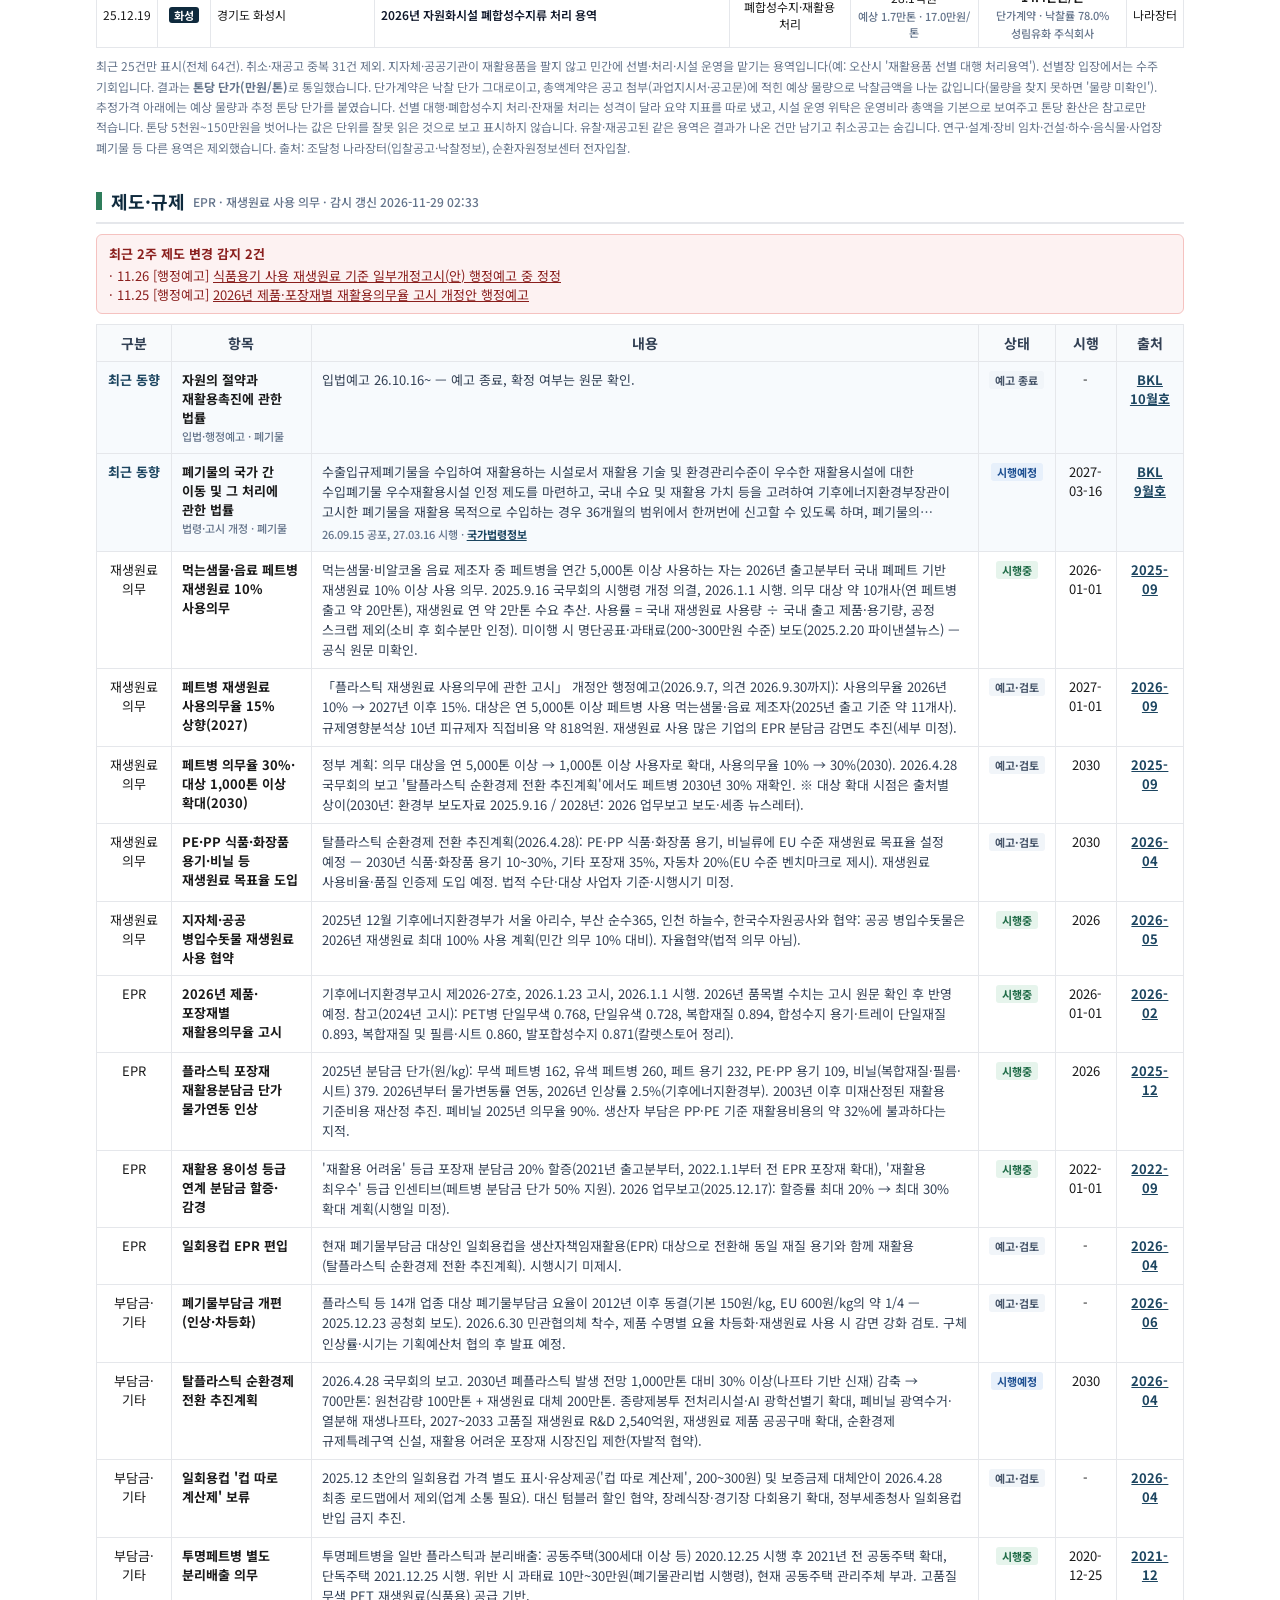
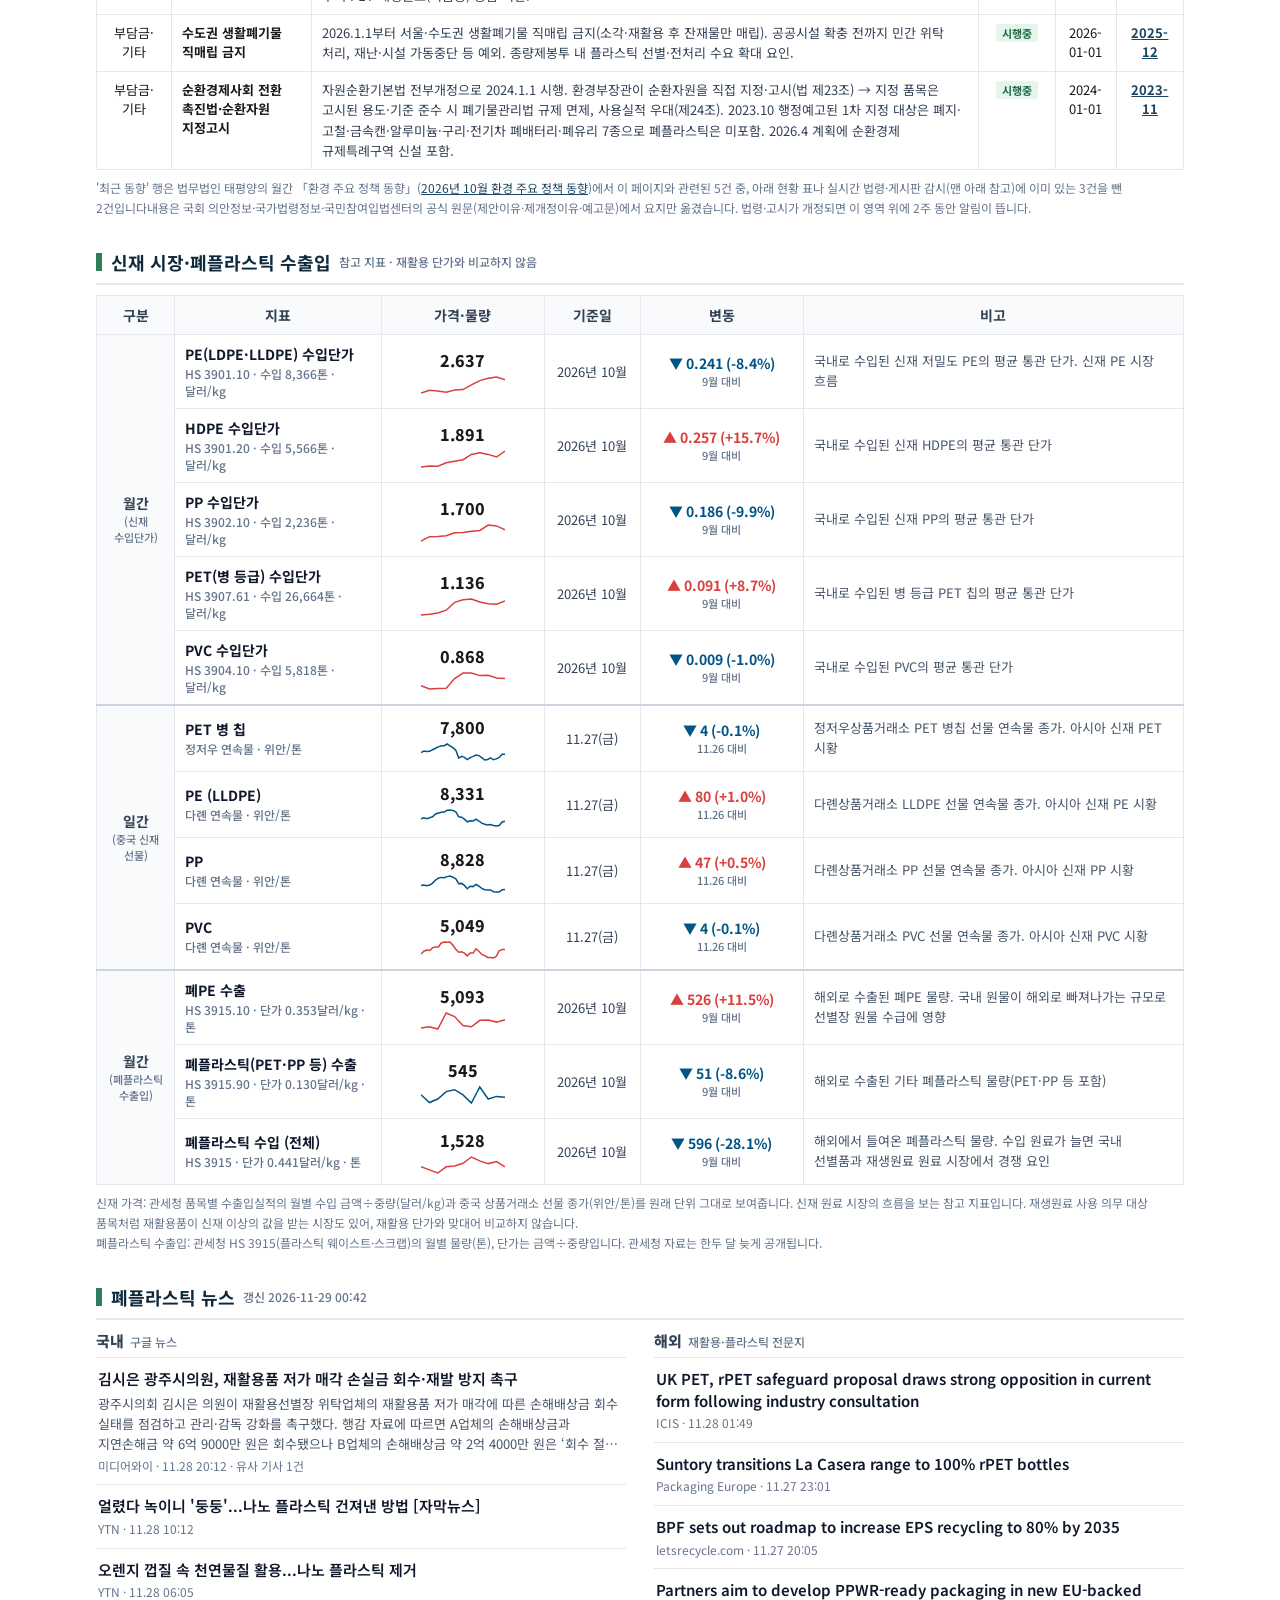
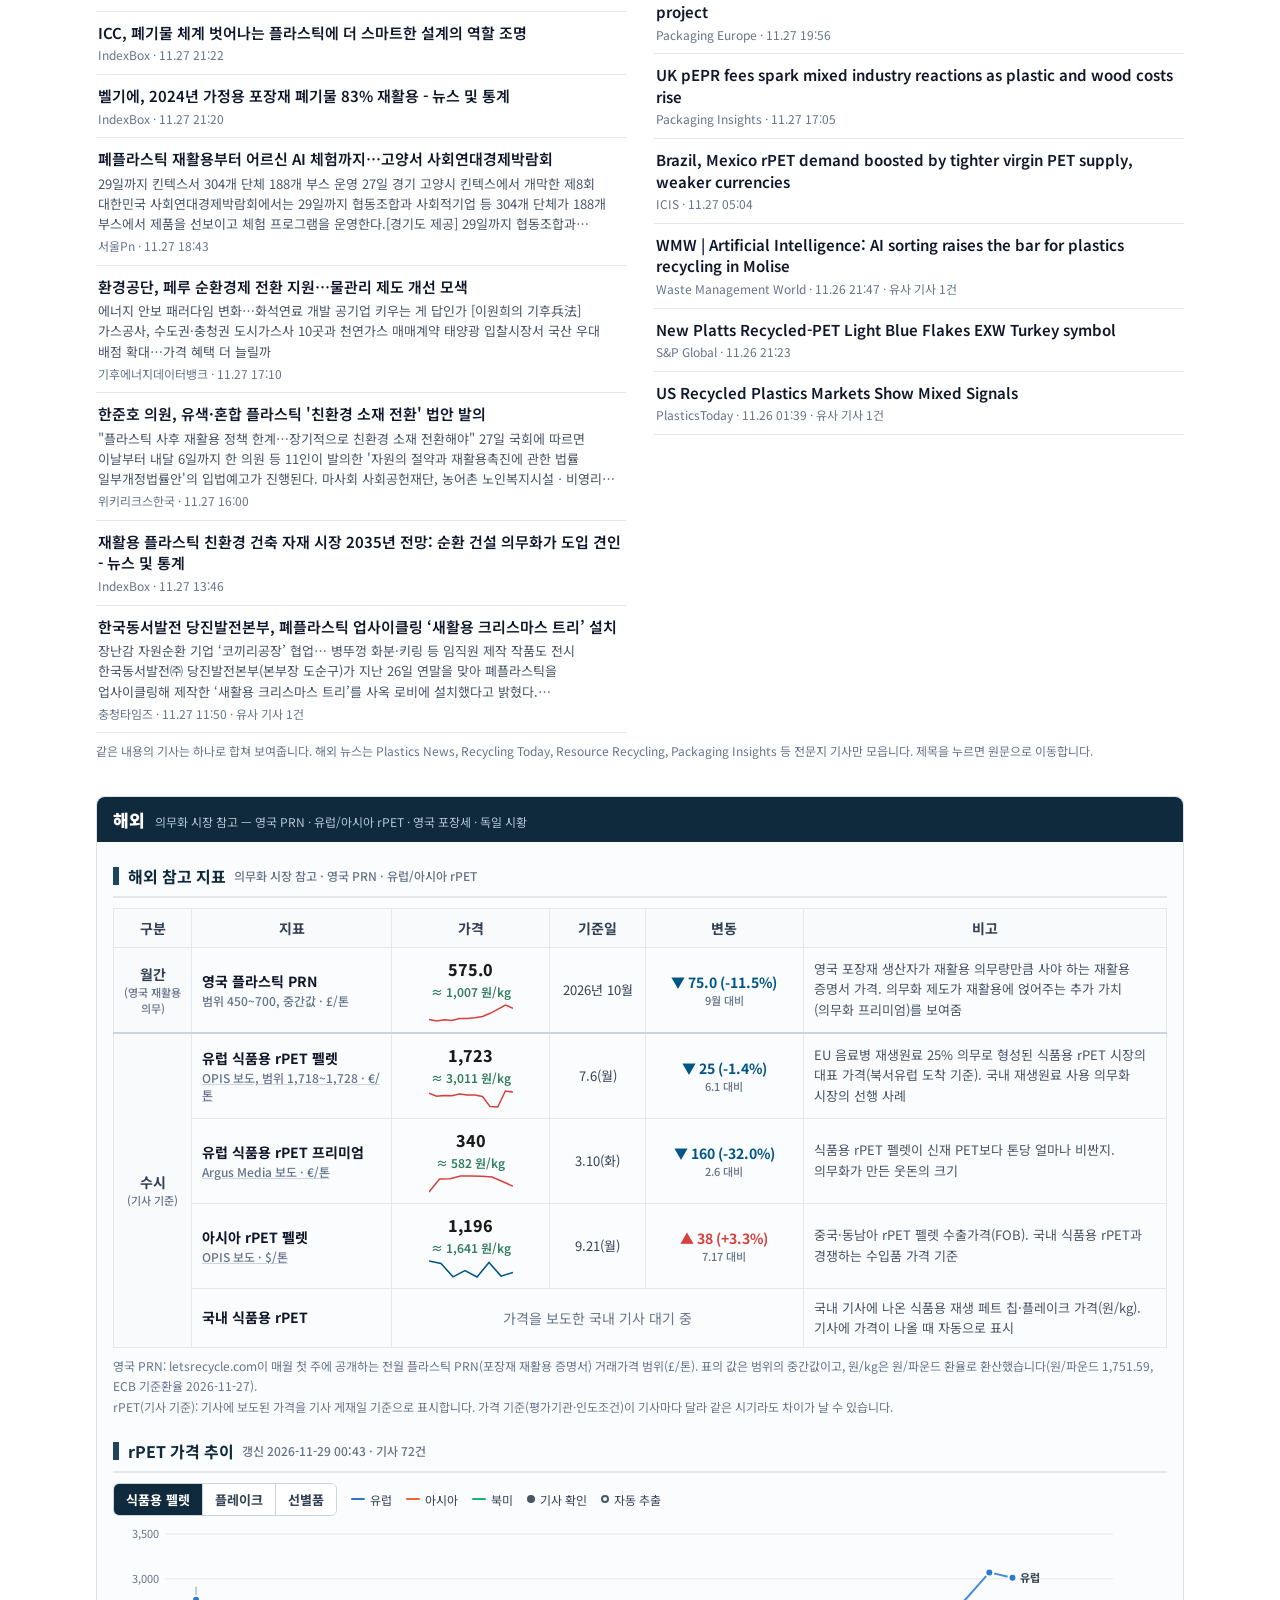
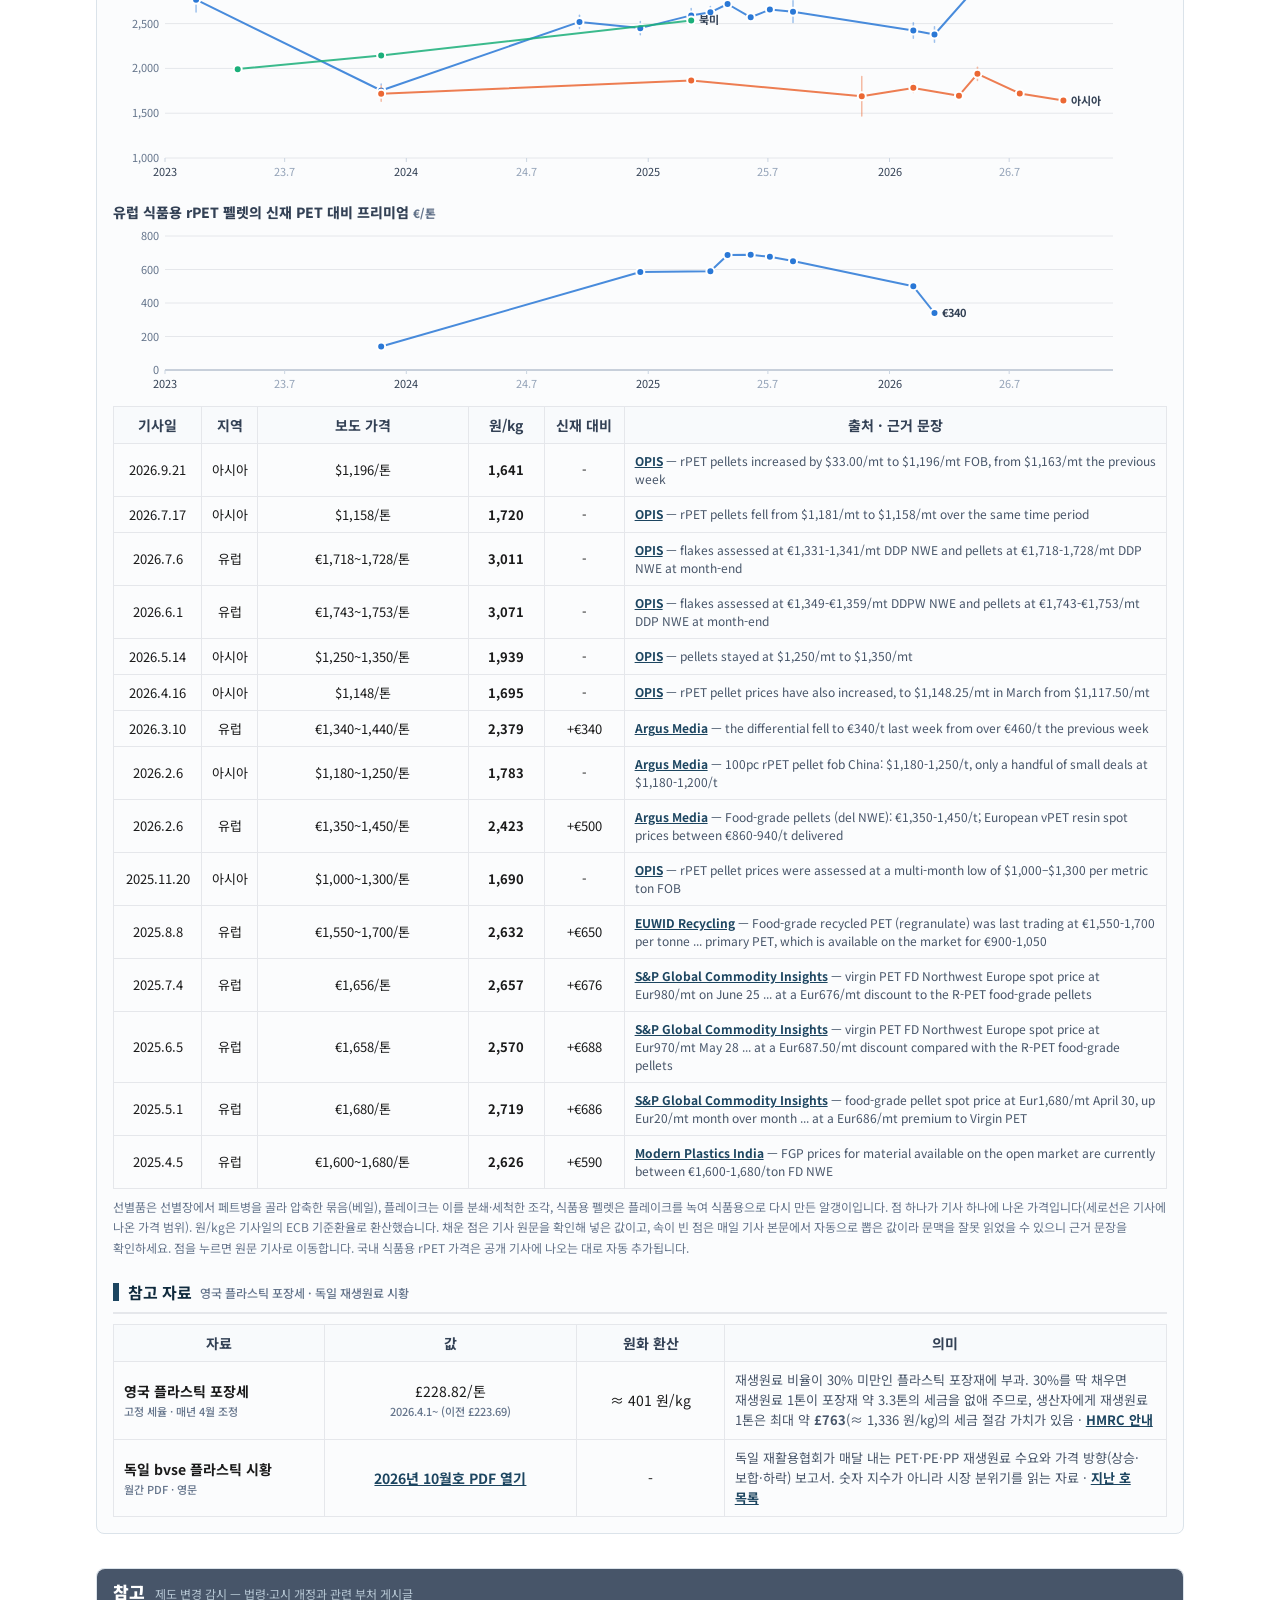
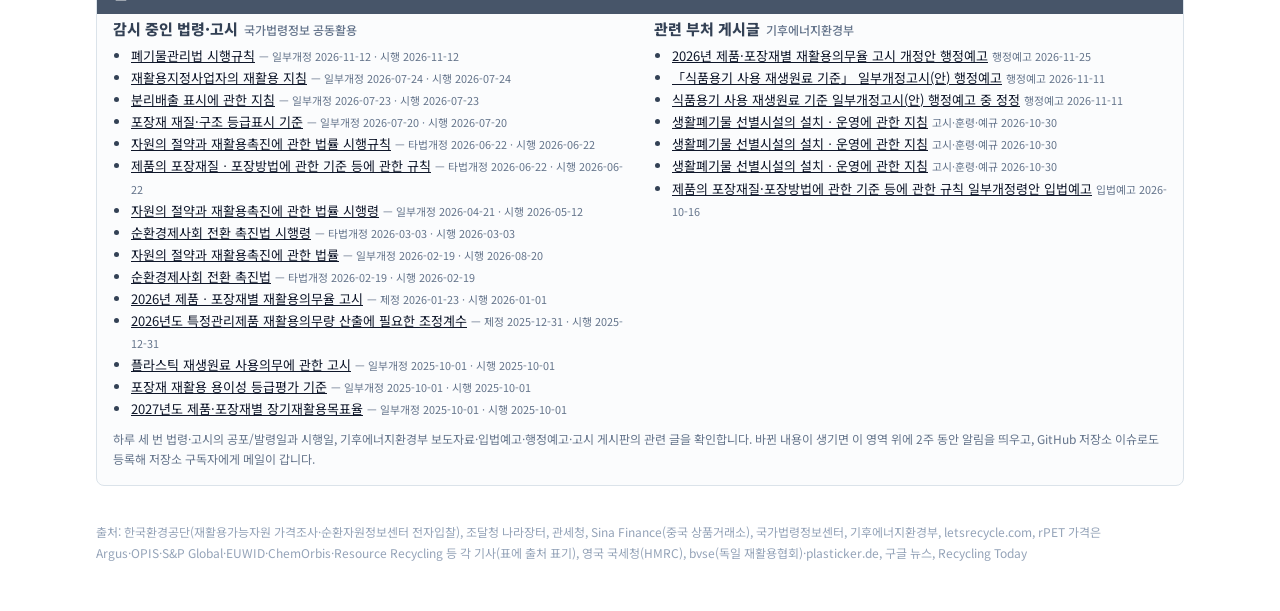
<file: plastic.html>
<!DOCTYPE html>
<html lang="ko">
<head>
<meta charset="UTF-8">
<meta name="viewport" content="width=device-width, initial-scale=1.0">
<title>폐플라스틱 데일리 리포트</title>
<link href="https://fonts.googleapis.com/css2?family=Noto+Sans+KR:wght@400;500;700;900&display=swap" rel="stylesheet">
<link rel="stylesheet" href="assets/board.css?v=20261028a">
</head>
<body>
<header class="site-header">
  <div class="in">
    <div>
      <h1>폐플라스틱 데일리 리포트</h1>
      <p class="sub">기준일: <b id="baseDate">-</b> | 매일 자동 갱신</p>
    </div>
    <nav class="menu">
      <a href="plastic.html" class="on">폐플라스틱</a>
      <a href="biogas.html">바이오가스 ›</a>
    </nav>
  </div>
</header>

<div class="wrap">
  <div class="pick-row">
    <div class="upd" id="updBox"></div>
    <div class="pick">
      <label for="viewDate">조회일자</label>
      <input type="date" id="viewDate">
      <button id="btnToday" type="button">오늘로 →</button>
    </div>
  </div>
  <div id="pastNote" class="pastnote"></div>

  <h2 id="price" data-nav="가격 분석" data-dot="재활용 단가">수도권 재활용 가격 분석 <small>전월·전년 동월·12개월 범위·3개년 동월 · 자료 갱신 <span id="indUpdated">-</span></small></h2>
  <table class="cmp ana">
    <thead id="anaHead"></thead>
    <tbody id="anaBody"><tr><td colspan="8" class="fl">불러오는 중...</td></tr></tbody>
  </table>
  <div class="note" id="anaNote"></div>
  <div class="ctl"><label for="seasonItem">계절성 보기</label><select id="seasonItem"></select><div class="rp-legend" id="seasonLegend"></div></div>
  <div class="rp-chart" id="seasonChart"></div>
  <div class="note">같은 품목의 연도별 월간 가격을 겹쳐 그려 계절적으로 오르내리는 시기를 비교합니다. 진한 선이 올해입니다. 마우스를 올리면 그 달의 연도별 값을 볼 수 있습니다.</div>

  <h2 id="bids" data-nav="매각입찰" data-dot="매각입찰">수도권 매각입찰 <small id="bidUpd"></small></h2>
  <div class="ctl">
    <div class="rp-seg" id="bidScope"><button type="button" data-v="focus" class="on">화성·수원·평택·오산</button><button type="button" data-v="cap">수도권 전체</button><button type="button" data-v="all">전국</button></div>
    <div class="rp-seg" id="bidPeriod"><button type="button" data-v="90">최근 3개월</button><button type="button" data-v="365" class="on">최근 12개월</button><button type="button" data-v="1100">전체</button></div>
  </div>
  <div class="kpis" id="bidKpi"></div>
  <div class="ctl"><b style="font-size:13px">낙찰 단가 추이</b><div class="rp-legend" id="bidLegend"></div></div>
  <div class="rp-chart" id="bidChart"></div>
  <div class="note" id="bidOut"></div>
  <table class="cmp bids">
    <thead><tr><th>공고일</th><th>지역</th><th class="h-m">공고기관</th><th>공고명</th><th class="h-m">품목</th><th>물량</th><th class="h-m">예정단가</th><th>결과</th><th class="h-m">출처</th></tr></thead>
    <tbody id="bidBody"><tr><td colspan="9" class="fl">불러오는 중...</td></tr></tbody>
  </table>
  <div class="note">순환자원정보센터 전자입찰·수의견적(공공데이터포털 API)과 나라장터에 올라온 지자체·공공기관·업체의 플라스틱 관련 매각(최고가) 공고입니다. 공고명·공고기관·입찰가능지역으로 지역을 나눴습니다.
    낙찰 단가는 단가 입찰이면 낙찰 금액, 총액 입찰이면 낙찰 총액÷수량으로 계산했습니다. 예정가격을 공개하지 않는 공고가 많아 낙찰/예정가격 비율은 공개된 건만 계산합니다. 연간 단가계약이 많아 공고는 12~1월에 몰립니다.</div>

  <h2 id="apt" data-nav="아파트 매각" data-dot="아파트">아파트 단지 재활용품 매각·수거 <small id="aptUpd"></small></h2>
  <div class="ctl">
    <div class="rp-seg" id="aptScope"><button type="button" data-v="focus">화성·수원·평택·오산</button><button type="button" data-v="cap" class="on">수도권 전체</button></div>
    <div class="rp-seg" id="aptPeriod"><button type="button" data-v="365" class="on">최근 12개월</button><button type="button" data-v="1100">전체</button></div>
  </div>
  <div class="kpis" id="aptKpi"></div>
  <table class="cmp bids">
    <thead><tr><th>공고일</th><th>지역</th><th class="h-m">단지명</th><th>공고명</th><th class="h-m">낙찰방법</th><th>결과</th></tr></thead>
    <tbody id="aptBody"><tr><td colspan="6" class="fl">불러오는 중...</td></tr></tbody>
  </table>
  <div class="note"><span id="aptNote"></span> 아파트 관리주체가 재활용품 수거업체를 고르는 입찰입니다(공고명에 '재활용'이 들어간 서울·인천·경기 건). 단지마다 '물품 매각', '기타 용역', '잡수입' 등 분류가 달라 제목으로 찾습니다.
    K-APT 공동주택관리정보시스템의 '사업자 선정(경쟁입찰) 결과 공개' 목록을 하루 한 번 읽어 상태(낙찰·유찰·진행)와 낙찰금액을 보여주며, KG2B 등 민간 전자입찰 건도 함께 나옵니다.
    세대수와 주소(시·군·구)는 국토교통부 공동주택 기본정보(공공데이터포털)에서 단지코드로 가져오며, 낙찰금액은 대부분 1년치 총액(세대당 월 단가 × 세대수 × 12)이어서, 세대당 월 단가 = 낙찰금액 ÷ 세대수 ÷ 12로 계산합니다(낙찰 건의 약 90%가 정확히 12의 배수). 다년 계약 등 중앙값의 1/3~3배를 벗어나는 값은 요약 지표에서 뺍니다.</div>

  <h2 id="svc" data-nav="대행 용역" data-dot="대행 용역">수도권 선별·처리 대행 용역 <small id="svcUpd"></small></h2>
  <div class="ctl">
    <div class="rp-seg" id="svcScope"><button type="button" data-v="focus">화성·수원·평택·오산</button><button type="button" data-v="cap" class="on">수도권 전체</button></div>
    <div class="rp-seg" id="svcPeriod"><button type="button" data-v="365" class="on">최근 12개월</button><button type="button" data-v="1100">전체</button></div>
    <div class="rp-seg" id="svcType"><button type="button" data-v="" class="on">전체 유형</button><button type="button" data-v="선별 대행">선별 대행</button><button type="button" data-v="시설 운영 위탁">시설 운영</button><button type="button" data-v="폐합성수지·재활용 처리">폐합성수지 처리</button><button type="button" data-v="잔재물 처리">잔재물</button><button type="button" data-v="수집·운반">수집·운반</button></div>
  </div>
  <div class="kpis" id="svcKpi"></div>
  <table class="cmp bids">
    <thead><tr><th>공고일</th><th>지역</th><th class="h-m">발주기관</th><th>공고명</th><th class="h-m">유형</th><th>추정가격·물량</th><th>결과</th><th class="h-m">출처</th></tr></thead>
    <tbody id="svcBody"><tr><td colspan="8" class="fl">불러오는 중...</td></tr></tbody>
  </table>
  <div class="note"><span id="svcNote"></span>지자체·공공기관이 재활용품을 팔지 않고 민간에 선별·처리·시설 운영을 맡기는 용역입니다(예: 오산시 '재활용품 선별 대행 처리용역'). 선별장 입장에서는 수주 기회입니다.
    결과는 <b>톤당 단가(만원/톤)</b>로 통일했습니다. 단가계약은 낙찰 단가 그대로이고, 총액계약은 공고 첨부(과업지시서·공고문)에 적힌 예상 물량으로 낙찰금액을 나눈 값입니다(물량을 찾지 못하면 '물량 미확인'). 추정가격 아래에는 예상 물량과 추정 톤당 단가를 붙였습니다.
    선별 대행·폐합성수지 처리·잔재물 처리는 성격이 달라 요약 지표를 따로 냈고, 시설 운영 위탁은 운영비라 총액을 기본으로 보여주고 톤당 환산은 참고로만 적습니다. 톤당 5천원~150만원을 벗어나는 값은 단위를 잘못 읽은 것으로 보고 표시하지 않습니다.
    유찰·재공고된 같은 용역은 결과가 나온 건만 남기고 취소공고는 숨깁니다. 연구·설계·장비 임차·건설·하수·음식물·사업장 폐기물 등 다른 용역은 제외했습니다. 출처: 조달청 나라장터(입찰공고·낙찰정보), 순환자원정보센터 전자입찰.</div>

  <h2 id="pol" data-nav="제도·규제" data-dot="제도|정책 동향">제도·규제 <small>EPR · 재생원료 사용 의무 · <span id="polUpd"></span></small></h2>
  <div id="polAlert"></div>
  <table class="cmp pol">
    <thead><tr><th class="h-m">구분</th><th>항목</th><th>내용</th><th>상태</th><th>시행</th><th class="h-m">출처</th></tr></thead>
    <tbody id="polBody"><tr><td colspan="6" class="fl">불러오는 중...</td></tr></tbody>
  </table>
  <div class="note"><span id="bklNote"></span> 법령·고시가 개정되면 이 영역 위에 2주 동안 알림이 뜹니다.</div>
  <h2 id="mkt" data-nav="신재·수출입" data-dot="관세청|신재">신재 시장·폐플라스틱 수출입 <small>참고 지표 · 재활용 단가와 비교하지 않음</small></h2>
  <table class="ind">
    <colgroup><col class="c-cyc"><col class="c-nm"><col class="c-v"><col class="c-d"><col class="c-chg"><col class="c-why"></colgroup>
    <thead><tr><th>구분</th><th>지표</th><th>가격·물량</th><th>기준일</th><th>변동</th><th class="why">비고</th></tr></thead>
    <tbody id="mktBody"><tr><td colspan="6" class="fl">불러오는 중...</td></tr></tbody>
  </table>
  <div class="note">
    신재 가격: 관세청 품목별 수출입실적의 월별 수입 금액÷중량(달러/kg)과 중국 상품거래소 선물 종가(위안/톤)를 원래 단위 그대로 보여줍니다. 신재 원료 시장의 흐름을 보는 참고 지표입니다.
    재생원료 사용 의무 대상 품목처럼 재활용품이 신재 이상의 값을 받는 시장도 있어, 재활용 단가와 맞대어 비교하지 않습니다.<br>
    폐플라스틱 수출입: 관세청 HS 3915(플라스틱 웨이스트·스크랩)의 월별 물량(톤), 단가는 금액÷중량입니다. 관세청 자료는 한두 달 늦게 공개됩니다.
  </div>

  <h2 id="news" data-nav="뉴스">폐플라스틱 뉴스<small id="newsUpd"></small></h2>
  <div class="news2">
    <div><h3>국내<span>구글 뉴스</span></h3><ol class="news" id="newsKo"><li class="fl">불러오는 중...</li></ol></div>
    <div><h3>해외<span>재활용·플라스틱 전문지</span></h3><ol class="news" id="newsEn"><li class="fl">불러오는 중...</li></ol></div>
  </div>
  <div class="note">같은 내용의 기사는 하나로 합쳐 보여줍니다. 해외 뉴스는 Plastics News, Recycling Today, Resource Recycling, Packaging Insights 등 전문지 기사만 모읍니다. 제목을 누르면 원문으로 이동합니다.</div>

  <section class="cat" id="intl" data-nav="해외" data-dot="PRN|bvse|rPET">
    <div class="cat-head"><b>해외</b><span>의무화 시장 참고 — 영국 PRN · 유럽/아시아 rPET · 영국 포장세 · 독일 시황</span></div>
  <h2 class="sub">해외 참고 지표 <small>의무화 시장 참고 · 영국 PRN · 유럽/아시아 rPET</small></h2>
  <table class="ind">
    <colgroup><col class="c-cyc"><col class="c-nm"><col class="c-v"><col class="c-d"><col class="c-chg"><col class="c-why"></colgroup>
    <thead><tr><th>구분</th><th>지표</th><th>가격</th><th>기준일</th><th>변동</th><th class="why">비고</th></tr></thead>
    <tbody id="refBody"><tr><td colspan="6" class="fl">불러오는 중...</td></tr></tbody>
  </table>
  <div class="note">
    영국 PRN: letsrecycle.com이 매월 첫 주에 공개하는 전월 플라스틱 PRN(포장재 재활용 증명서) 거래가격 범위(£/톤). 표의 값은 범위의 중간값이고, 원/kg은 원/파운드 환율로 환산했습니다(<span id="gbpNote">-</span>).<br>
    rPET(기사 기준): 기사에 보도된 가격을 기사 게재일 기준으로 표시합니다. 가격 기준(평가기관·인도조건)이 기사마다 달라 같은 시기라도 차이가 날 수 있습니다.
  </div>

  <h2 class="sub">rPET 가격 추이 <small id="rpUpd"></small></h2>
  <div class="rp-bar">
    <div class="rp-seg" id="rpSeg">
      <button type="button" data-g="식품용 펠렛" class="on">식품용 펠렛</button><button type="button" data-g="플레이크">플레이크</button><button type="button" data-g="베일">선별품</button>
    </div>
    <div class="rp-legend" id="rpLegend"></div>
  </div>
  <div class="rp-chart" id="rpChart"></div>
  <div class="rp-sub">유럽 식품용 rPET 펠렛의 신재 PET 대비 프리미엄 <small class="fl">€/톤</small></div>
  <div class="rp-chart" id="rpPrem"></div>
  <table class="cmp rp">
    <colgroup><col style="width:88px"><col style="width:56px"><col style="width:20%"><col style="width:76px"><col style="width:80px"><col class="c-q"></colgroup>
    <thead><tr><th>기사일</th><th>지역</th><th>보도 가격</th><th>원/kg</th><th>신재 대비</th><th class="q">출처 · 근거 문장</th></tr></thead>
    <tbody id="rpBody"><tr><td colspan="6" class="fl">불러오는 중...</td></tr></tbody>
  </table>
  <div class="note">
    선별품은 선별장에서 페트병을 골라 압축한 묶음(베일), 플레이크는 이를 분쇄·세척한 조각, 식품용 펠렛은 플레이크를 녹여 식품용으로 다시 만든 알갱이입니다. 점 하나가 기사 하나에 나온 가격입니다(세로선은 기사에 나온 가격 범위). 원/kg은 기사일의 ECB 기준환율로 환산했습니다.
    채운 점은 기사 원문을 확인해 넣은 값이고, 속이 빈 점은 매일 기사 본문에서 자동으로 뽑은 값이라 문맥을 잘못 읽었을 수 있으니 근거 문장을 확인하세요.
    점을 누르면 원문 기사로 이동합니다. 국내 식품용 rPET 가격은 공개 기사에 나오는 대로 자동 추가됩니다.
  </div>

  <h2 class="sub">참고 자료 <small>영국 플라스틱 포장세 · 독일 재생원료 시황</small></h2>
  <div id="extra"></div>
  </section>

  <section class="cat ref-cat">
    <div class="cat-head"><b>참고</b><span>제도 변경 감시 — 법령·고시 개정과 관련 부처 게시글</span></div>
  <div class="news2" >
    <div><h3>감시 중인 법령·고시<span>국가법령정보 공동활용</span></h3><ul class="plain" id="polLaws"></ul></div>
    <div><h3>관련 부처 게시글<span>기후에너지환경부</span></h3><ul class="plain" id="polPosts"></ul></div>
  </div>
  <div class="note">하루 세 번 법령·고시의 공포/발령일과 시행일, 기후에너지환경부 보도자료·입법예고·행정예고·고시 게시판의 관련 글을 확인합니다. 바뀐 내용이 생기면 이 영역 위에 2주 동안 알림을 띄우고, GitHub 저장소 이슈로도 등록해 저장소 구독자에게 메일이 갑니다.</div>

  </section>

  <div class="foot">출처: 한국환경공단(재활용가능자원 가격조사·순환자원정보센터 전자입찰), 조달청 나라장터, 관세청, Sina Finance(중국 상품거래소), 국가법령정보센터, 기후에너지환경부, letsrecycle.com, rPET 가격은 Argus·OPIS·S&P Global·EUWID·ChemOrbis·Resource Recycling 등 각 기사(표에 출처 표기), 영국 국세청(HMRC), bvse(독일 재활용협회)·plasticker.de, 구글 뉴스, Recycling Today</div>
</div>

<script>
window.BOARD = {
  name: 'plastic',
  minKey: '20261007',
  cycNote: { '월간': '(재활용 플라스틱·수도권)', '월간-신재': '(신재 수입단가)', '일간': '(중국 신재 선물)', '월간-수출': '(폐플라스틱 수출입)', '월간-영국': '(영국 재활용 의무)', '수시': '(기사 기준)' },
  rows: [
    { cyc: '월간', key: 'r_comp_pet', label: '압축 PET', dec: 1, why: '선별장에서 재활용업체로 넘어가는 PET 원료(선별품) 단가. 선별장 매출과 수거 경제성의 출발점' },
    { cyc: '월간', key: 'r_comp_pe', label: '압축 PE', dec: 1, why: '선별된 PE(비닐·용기류) 원료 단가. 폐비닐·용기 재활용 원가 지표' },
    { cyc: '월간', key: 'r_comp_pp', label: '압축 PP', dec: 1, why: '선별된 PP 원료 단가. PP 재활용 원가 지표' },
    { cyc: '월간', key: 'r_flk_pet_clear', label: '플레이크 PET(무색)', dec: 1, why: '세척·분쇄된 투명 PET. 식품용 rPET(재생원료 사용 의무 대상) 원료 수급을 보여주는 핵심 지표' },
    { cyc: '월간', key: 'r_flk_pet_color', label: '플레이크 PET(유색)', dec: 1, why: '유색 PET 플레이크. 섬유·시트 등 용도 원료 가격' },
    { cyc: '월간', key: 'r_flk_pe', label: '플레이크 PE', dec: 1, why: '세척·분쇄한 PE 중간 원료. 펠렛 가공 전 단계 가격' },
    { cyc: '월간', key: 'r_flk_pp', label: '플레이크 PP', dec: 1, why: '세척·분쇄한 PP 중간 원료. 펠렛 가공 전 단계 가격' },
    { cyc: '월간', key: 'r_flk_pvc', label: '플레이크 PVC', dec: 1, why: '세척·분쇄한 PVC 중간 원료. 펠렛 가공 전 단계 가격' },
    { cyc: '월간', key: 'r_pel_pe', label: '펠렛 PE', dec: 1, why: '최종 재생원료 판매가. 재생원료 업체의 매출 단가' },
    { cyc: '월간', key: 'r_pel_pp', label: '펠렛 PP', dec: 1, why: '최종 재생원료 판매가. 재생원료 업체의 매출 단가' },
    { cyc: '월간', key: 'r_eps_ingot', label: 'EPS 잉고트', dec: 1, why: '스티로폼을 녹여 굳힌 덩어리. 지자체 스티로폼 매각 단가의 기준' },
    { sec: 'mkt', cyc: '월간', grp: '월간-신재', key: 'imp_ldpe', label: 'PE(LDPE·LLDPE) 수입단가', dec: 3, why: '국내로 수입된 신재 저밀도 PE의 평균 통관 단가. 신재 PE 시장 흐름' },
    { sec: 'mkt', cyc: '월간', grp: '월간-신재', key: 'imp_hdpe', label: 'HDPE 수입단가', dec: 3, why: '국내로 수입된 신재 HDPE의 평균 통관 단가' },
    { sec: 'mkt', cyc: '월간', grp: '월간-신재', key: 'imp_pp', label: 'PP 수입단가', dec: 3, why: '국내로 수입된 신재 PP의 평균 통관 단가' },
    { sec: 'mkt', cyc: '월간', grp: '월간-신재', key: 'imp_pet', label: 'PET(병 등급) 수입단가', dec: 3, why: '국내로 수입된 병 등급 PET 칩의 평균 통관 단가' },
    { sec: 'mkt', cyc: '월간', grp: '월간-신재', key: 'imp_pvc', label: 'PVC 수입단가', dec: 3, why: '국내로 수입된 PVC의 평균 통관 단가' },
    { sec: 'mkt', cyc: '일간', key: 'cn_pet', label: 'PET 병 칩', dec: 0, why: '정저우상품거래소 PET 병칩 선물 연속물 종가. 아시아 신재 PET 시황' },
    { sec: 'mkt', cyc: '일간', key: 'cn_pe', label: 'PE (LLDPE)', dec: 0, why: '다롄상품거래소 LLDPE 선물 연속물 종가. 아시아 신재 PE 시황' },
    { sec: 'mkt', cyc: '일간', key: 'cn_pp', label: 'PP', dec: 0, why: '다롄상품거래소 PP 선물 연속물 종가. 아시아 신재 PP 시황' },
    { sec: 'mkt', cyc: '일간', key: 'cn_pvc', label: 'PVC', dec: 0, why: '다롄상품거래소 PVC 선물 연속물 종가. 아시아 신재 PVC 시황' },
    { sec: 'mkt', cyc: '월간', grp: '월간-수출', key: 'exp_scrap_pe', label: '폐PE 수출', dec: 0, why: '해외로 수출된 폐PE 물량. 국내 원물이 해외로 빠져나가는 규모로 선별장 원물 수급에 영향' },
    { sec: 'mkt', cyc: '월간', grp: '월간-수출', key: 'exp_scrap_etc', label: '폐플라스틱(PET·PP 등) 수출', dec: 0, why: '해외로 수출된 기타 폐플라스틱 물량(PET·PP 등 포함)' },
    { sec: 'mkt', cyc: '월간', grp: '월간-수출', key: 'imp_scrap', label: '폐플라스틱 수입 (전체)', dec: 0, why: '해외에서 들여온 폐플라스틱 물량. 수입 원료가 늘면 국내 선별품과 재생원료 원료 시장에서 경쟁 요인' },
    { sec: 'ref', cyc: '월간', grp: '월간-영국', key: 'uk_prn_plastic', label: '영국 플라스틱 PRN', dec: 1, why: '영국 포장재 생산자가 재활용 의무량만큼 사야 하는 재활용 증명서 가격. 의무화 제도가 재활용에 얹어주는 추가 가치(의무화 프리미엄)를 보여줌' },
    { sec: 'ref', cyc: '수시', key: 'rpet_eu_fgp', label: '유럽 식품용 rPET 펠렛', dec: 0, why: 'EU 음료병 재생원료 25% 의무로 형성된 식품용 rPET 시장의 대표 가격(북서유럽 도착 기준). 국내 재생원료 사용 의무화 시장의 선행 사례' },
    { sec: 'ref', cyc: '수시', key: 'rpet_eu_prem', label: '유럽 식품용 rPET 프리미엄', dec: 0, why: '식품용 rPET 펠렛이 신재 PET보다 톤당 얼마나 비싼지. 의무화가 만든 웃돈의 크기' },
    { sec: 'ref', cyc: '수시', key: 'rpet_asia_fgp', label: '아시아 rPET 펠렛', dec: 0, why: '중국·동남아 rPET 펠렛 수출가격(FOB). 국내 식품용 rPET과 경쟁하는 수입품 가격 기준' },
    { sec: 'ref', cyc: '수시', key: 'rpet_kr', label: '국내 식품용 rPET', dec: 0, empty: '가격을 보도한 국내 기사 대기 중', why: '국내 기사에 나온 식품용 재생 페트 칩·플레이크 가격(원/kg). 기사에 가격이 나올 때 자동으로 표시' }
  ],
  extra(items, fmt) {
    const g = items.fx_gbp, b = items.ref_bvse;
    const gn = document.getElementById('gbpNote');
    if (gn) gn.textContent = g ? `원/파운드 ${fmt(g.value, 2)}, ${g.src || ''} ${g.date || ''}` : '-';
    const PPT = 228.82, PPT_OLD = 223.69, implied = PPT / 0.3;
    const kg = v => g ? `≈ ${fmt(v * g.value / 1000, 0)} 원/kg` : '-';
    const bvse = b ? `<a href="${b.url}" target="_blank" rel="noopener noreferrer">${b.date.slice(0, 4)}년 ${+b.date.slice(5, 7)}월호 PDF 열기</a>` : '<span class="fl">최신 보고서 링크를 찾지 못했습니다</span>';
    return `<table class="cmp ref"><colgroup><col style="width:20%"><col style="width:24%"><col style="width:14%"><col></colgroup>
      <thead><tr><th>자료</th><th>값</th><th>원화 환산</th><th>의미</th></tr></thead><tbody>
      <tr><td class="l">영국 플라스틱 포장세<small>고정 세율 · 매년 4월 조정</small></td>
        <td>£${fmt(PPT, 2)}/톤 <small>2026.4.1~ (이전 £${fmt(PPT_OLD, 2)})</small></td><td>${kg(PPT)}</td>
        <td class="l2">재생원료 비율이 30% 미만인 플라스틱 포장재에 부과. 30%를 딱 채우면 재생원료 1톤이 포장재 약 3.3톤의 세금을 없애 주므로, 생산자에게 재생원료 1톤은 최대 약 <b>£${fmt(implied, 0)}</b>(${kg(implied)})의 세금 절감 가치가 있음
          · <a href="https://www.gov.uk/government/publications/introduction-of-plastic-packaging-tax/plastic-packaging-tax" target="_blank" rel="noopener noreferrer">HMRC 안내</a></td></tr>
      <tr><td class="l">독일 bvse 플라스틱 시황<small>월간 PDF · 영문</small></td>
        <td>${bvse}</td><td>-</td>
        <td class="l2">독일 재활용협회가 매달 내는 PET·PE·PP 재생원료 수요와 가격 방향(상승·보합·하락) 보고서. 숫자 지수가 아니라 시장 분위기를 읽는 자료
          · <a href="https://plasticker.de/preise/marktbericht2_en.php" target="_blank" rel="noopener noreferrer">지난 호 목록</a></td></tr>
      </tbody></table>`;
  }
};
</script>
<script src="assets/board.js?v=20261026a"></script>
<script src="assets/mark.js?v=20261029a" data-page="plastic"></script>
<script src="assets/nav.js?v=20261029a" data-page="plastic"></script>
<script src="assets/apt.js?v=20261028a"></script>
<script src="assets/rpet.js?v=20261019a"></script>
<script src="assets/policy.js?v=20261020c" data-page="plastic" data-bkl="data/bkl_policy.json" data-facts="data/policy_facts.json" data-state="data/policy.json" data-order="재생원료 의무,EPR,부담금·기타"></script>
<script src="assets/plastic_extra.js?v=20261028e"></script>
</body>
</html>
</file>
<file: assets/board.css>
:root { --navy:#0f2a3d; --navy2:#1c4560; --accent:#2f7d5b; --line:#e5e7eb; --mute:#64748b; --gray:#94a3b8; --bg2:#f8fafc; }
* { box-sizing:border-box; }
html, body { background:#fff; }
body { margin:0; font-family:'Noto Sans KR','Malgun Gothic','Apple SD Gothic Neo',sans-serif; color:#1a1a1a; word-break:keep-all; }
.wrap { max-width:1120px; margin:0 auto; padding:24px 16px 48px; }

/* 섹션 바로가기 탭 */
.secnav { position:sticky; top:var(--navTop, 0px); z-index:90; background:#fff; border-bottom:1px solid var(--line); box-shadow:0 2px 6px rgba(15,42,61,.06); }
.secnav .in { max-width:1120px; margin:0 auto; padding:0 16px; display:flex; gap:2px; overflow-x:auto; scrollbar-width:none; }
.secnav .in::-webkit-scrollbar { display:none; }
.secnav a { position:relative; flex:0 0 auto; padding:11px 12px 9px; font-size:14px; font-weight:600; color:#475569; text-decoration:none; white-space:nowrap; border-bottom:3px solid transparent; }
@media (hover:hover) { .secnav a:hover { color:var(--navy); background:var(--bg2); } }
.secnav a.on { color:var(--navy); border-bottom-color:var(--accent); }
.secnav a:focus-visible { outline:2px solid var(--navy2); outline-offset:-2px; }
.secnav .dot { position:absolute; top:7px; right:3px; width:7px; height:7px; border-radius:50%; background:#e11d48; }
[data-nav] { scroll-margin-top:var(--navOff, 120px); }
@media print { .secnav { display:none; } }
.site-header { position:sticky; top:0; z-index:100; background:var(--navy); color:#fff; box-shadow:0 2px 8px rgba(0,0,0,.18); }
.site-header .in { max-width:1120px; margin:0 auto; padding:16px; display:flex; align-items:center; justify-content:space-between; gap:16px; flex-wrap:wrap; }
.site-header h1 { margin:0; font-size:26px; font-weight:900; letter-spacing:-.02em; line-height:1.2; }
.site-header .sub { margin:4px 0 0; font-size:13px; color:#b6c7d4; }
.site-header .sub b { color:#fff; }
.menu { display:flex; gap:8px; flex-wrap:wrap; }
.menu a { display:inline-flex; align-items:center; justify-content:center; gap:6px; min-width:150px; height:42px; padding:0 16px; border-radius:2px;
  background:#e5e7eb; color:#1e293b; font-size:14px; font-weight:700; text-decoration:none; }
.menu a:hover { background:#f1f5f9; }
.menu a.on { background:var(--accent); color:#fff; pointer-events:none; }

.pick-row { display:flex; justify-content:space-between; align-items:flex-start; gap:12px; flex-wrap:wrap; }
.upd { flex:0 1 460px; border:1px solid #d6e9df; background:#f3faf6; border-radius:6px; padding:7px 11px; font-size:12px; color:#1f3d30; line-height:1.55; }
.upd b { display:block; font-size:12px; font-weight:800; color:var(--accent); margin-bottom:2px; }
.upd ul { margin:0; padding:0; list-style:none; }
.upd li span { display:inline-block; min-width:34px; color:var(--mute); font-weight:700; }
.upd li i { display:inline-block; font-style:normal; font-size:10px; font-weight:700; padding:0 4px; margin-right:5px; border-radius:3px; vertical-align:1px; }
.upd li i.k-d { background:#dbeafe; color:#1e40af; }
.upd li i.k-f { background:#e5e7eb; color:#475569; }
.upd details summary { cursor:pointer; color:var(--mute); font-size:11px; margin-top:2px; }
.pick { margin-left:auto; }
.pick { display:flex; align-items:center; gap:8px; background:var(--bg2); border:1px solid #e2e8f0; border-radius:8px; padding:6px 10px; }
.pick label { font-size:14px; font-weight:700; color:#334155; }
.pick input { font:inherit; font-size:14px; font-weight:700; color:#1e293b; border:1px solid #cbd5e1; border-radius:4px; padding:4px 6px; background:#fff; }
.pick button { background:var(--navy); color:#fff; border:0; border-radius:4px; padding:7px 12px; font:inherit; font-size:12px; font-weight:700; cursor:pointer; }
.pick button:hover { background:var(--navy2); }
.pastnote { margin-top:10px; padding:8px 12px; background:#fffbeb; border:1px solid #fde68a; color:#92400e; font-size:13px; font-weight:700; display:none; }

h2 { display:flex; align-items:center; font-size:18px; font-weight:700; color:var(--navy); margin:30px 0 10px; padding-bottom:8px; border-bottom:2px solid var(--line); }
h2::before { content:''; flex:none; width:6px; height:18px; margin-right:9px; background:var(--accent); }
h2 small { font-size:12px; font-weight:500; color:var(--mute); margin-left:8px; }

table.ind { width:100%; border-collapse:collapse; table-layout:fixed; }
table.ind th, table.ind td { border:1px solid var(--line); padding:9px 10px; font-size:14px; text-align:center; vertical-align:middle; }
table.ind th { background:var(--bg2); color:#334155; font-weight:700; }
table.ind col.c-cyc { width:78px; } table.ind col.c-nm { width:19%; } table.ind col.c-v { width:15%; }
table.ind col.c-d { width:96px; } table.ind col.c-chg { width:15%; }
table.ind td.cyc { background:var(--bg2); font-weight:700; color:#334155; }
table.ind td.cyc span { display:block; font-size:11px; font-weight:500; color:var(--mute); }
table.ind td.nm { text-align:left; font-weight:700; color:#0f172a; }
table.ind td.nm small { display:block; font-weight:500; color:var(--mute); font-size:12px; margin-top:1px; }
table.ind td.nm small a { color:inherit; text-decoration:underline; text-decoration-color:#cbd5e1; }
table.ind td.v { font-weight:800; font-size:16px; white-space:nowrap; }
table.ind td.v .krw { display:block; font-size:12px; font-weight:600; color:var(--accent); margin-top:2px; }
table.ind td.v svg { display:block; margin:3px auto 0; }
table.ind td.d { font-size:13px; color:#334155; }
table.ind td.d small { display:block; font-size:11px; color:var(--mute); }
table.ind td.why { text-align:left; font-size:13px; color:#475569; line-height:1.55; }
table.ind tr.sep td { border-top:2px solid #cbd5e1; }
.note-m { display:none; }
.up { color:#d93f3c; font-weight:700; } .dn { color:#005587; font-weight:700; } .fl { color:var(--mute); }
table.ind td.chg small { display:block; font-size:11px; color:var(--mute); font-weight:500; }

.calc { margin-top:10px; padding:12px 14px; border:1px solid #d6e9df; background:#f3faf6; font-size:14px; line-height:1.7; color:#1f3d30; }
.calc b { font-weight:800; }
table.cmp { width:100%; border-collapse:collapse; margin-top:4px; }
table.cmp th, table.cmp td { border:1px solid var(--line); padding:8px 10px; font-size:14px; text-align:center; }
table.cmp th { background:var(--bg2); color:#334155; }
table.cmp td.l { text-align:left; font-weight:700; }
table.cmp small { display:block; font-size:11px; font-weight:500; color:var(--mute); margin-top:2px; }
table.cmp td.l2 { text-align:left; font-size:13px; color:#475569; line-height:1.55; }
table.cmp a { color:var(--navy2); font-weight:700; }
table.cmp.ref { table-layout:fixed; }
.bar { position:relative; height:8px; background:#e2e8f0; border-radius:4px; margin-top:4px; }
.bar i { position:absolute; left:0; top:0; bottom:0; background:var(--accent); border-radius:4px; }

.news2 { display:grid; grid-template-columns:1fr 1fr; gap:28px; }
.news2 h3 { margin:0 0 6px; font-size:15px; font-weight:800; color:#334155; }
.news2 h3 span { font-size:12px; font-weight:500; color:var(--mute); margin-left:6px; }
ol.news { list-style:none; margin:0; padding:0; border-top:1px solid var(--line); }
ol.news li { padding:10px 2px; border-bottom:1px solid var(--line); font-size:15px; line-height:1.45; }
ol.news a { color:#0f172a; font-weight:600; text-decoration:none; }
ol.news a:hover { text-decoration:underline; color:var(--navy2); }
ol.news .meta { display:block; margin-top:3px; font-size:12px; color:var(--mute); }
ol.news .sum { display:block; margin-top:4px; font-size:13px; font-weight:400; color:#475569; line-height:1.55;
  display:-webkit-box; -webkit-line-clamp:3; -webkit-box-orient:vertical; overflow:hidden; }
table.ind td.chg small.yoy { margin-top:2px; }

/* rPET 기사 가격 차트 */
.rp-bar { display:flex; flex-wrap:wrap; align-items:center; gap:6px 14px; margin:2px 0 8px; }
.rp-seg { display:inline-flex; border:1px solid #cbd5e1; border-radius:6px; overflow:hidden; }
.rp-seg button { border:0; background:#fff; color:#334155; font:inherit; font-size:13px; font-weight:700; padding:6px 12px; cursor:pointer; }
.rp-seg button + button { border-left:1px solid #cbd5e1; }
.rp-seg button.on { background:var(--navy); color:#fff; }
.rp-legend { display:flex; flex-wrap:wrap; gap:4px 14px; font-size:12px; color:#334155; }
.rp-legend span { display:inline-flex; align-items:center; gap:5px; }
.rp-legend i { display:inline-block; width:14px; height:2px; border-radius:1px; }
.rp-legend b { display:inline-block; width:8px; height:8px; border-radius:50%; box-sizing:border-box; }
.rp-chart { position:relative; }
.rp-chart svg { display:block; width:100%; height:auto; overflow:visible; }
.rp-chart text { font-family:inherit; }
.rp-tip { position:absolute; pointer-events:none; z-index:5; background:#fff; border:1px solid #cbd5e1; border-radius:6px; box-shadow:0 4px 14px rgba(15,42,61,.14);
  padding:8px 10px; font-size:12px; color:#475569; line-height:1.5; max-width:290px; display:none; }
.rp-tip strong { display:block; font-size:15px; color:#0f172a; }
.rp-tip .k { display:inline-block; width:12px; height:2px; vertical-align:middle; margin-right:5px; }
.rp-tip q { display:block; margin-top:4px; color:#64748b; font-style:italic; quotes:none; }
.rp-sub { font-size:14px; font-weight:800; color:#334155; margin:18px 0 4px; }
table.rp { table-layout:fixed; margin-top:10px; }
table.rp td { font-size:13px; }
table.rp td.q { text-align:left; color:#475569; font-size:12px; line-height:1.5; }
table.rp td.q a { color:var(--navy2); font-weight:700; }
.tag-auto { display:inline-block; margin-left:4px; padding:0 5px; border:1px solid #cbd5e1; border-radius:3px; font-size:10px; color:#64748b; font-weight:600; }
/* 분석·입찰·제도 */
table.ana th, table.ana td { font-size:13px; }
table.ana td.nm { text-align:left; font-weight:700; }
.rng { position:relative; height:6px; background:#e2e8f0; border-radius:3px; margin:4px 2px 2px; }
.rng i { position:absolute; top:-3px; width:4px; height:12px; margin-left:-2px; border-radius:2px; background:var(--navy); }
.rng-l { display:flex; justify-content:space-between; font-size:11px; color:var(--mute); }
.ctl { display:flex; flex-wrap:wrap; align-items:center; gap:8px 14px; margin:12px 0 6px; font-size:13px; color:#334155; }
.ctl select { font:inherit; font-size:13px; padding:4px 6px; border:1px solid #cbd5e1; border-radius:4px; }
.kpis { display:grid; grid-template-columns:repeat(auto-fit, minmax(150px, 1fr)); gap:8px; margin:8px 0 4px; }
.kpi { border:1px solid var(--line); border-radius:6px; padding:9px 11px; background:#fff; }
.kpi span { display:block; font-size:12px; color:var(--mute); }
.kpi b { display:block; font-size:20px; font-weight:800; color:#0f172a; margin-top:2px; }
.kpi small { display:block; font-size:11px; color:var(--mute); margin-top:1px; }
table.bids td { font-size:12px; padding:6px 6px; }
table.bids td.t { text-align:left; }
table.bids td.t a { color:#0f172a; font-weight:600; text-decoration:none; }
table.bids td.t a:hover { text-decoration:underline; }
.reg { display:inline-block; padding:0 5px; border-radius:3px; font-size:11px; font-weight:700; background:#e2e8f0; color:#334155; }
.reg.f { background:var(--navy); color:#fff; }
.badge { display:inline-block; padding:1px 6px; border-radius:3px; font-size:11px; font-weight:700; white-space:nowrap; }
.badge.on { background:#e6f4ec; color:#1f6b47; } .badge.soon { background:#e7f0fb; color:#1d4f91; } .badge.plan { background:#f1f5f9; color:#475569; }
.alert { border:1px solid #f5c2c0; background:#fdf2f2; color:#8a1f1d; border-radius:6px; padding:9px 12px; font-size:13px; margin:6px 0 10px; }
.alert b { display:block; margin-bottom:3px; }
.alert a { color:#8a1f1d; }
table.pol td { font-size:13px; vertical-align:top; }
table.pol td.l { text-align:left; } table.pol td.d { text-align:left; color:#334155; line-height:1.55; }
table.pol td a { color:var(--navy2); }
.bkl-h { font-size:15px; margin:20px 0 4px; color:var(--navy, #0f2a44); } .bkl-h > span { font-size:12px; font-weight:500; color:var(--mute); margin-left:6px; }
.bkl-iss { font-size:13px; margin:6px 0; color:#334155; } .bkl-iss a { color:var(--navy2); }
table.pol.bkl td { font-size:12.5px; } .nw { white-space:nowrap; }
.bkl-old { margin:8px 0; font-size:13px; } .bkl-old summary { cursor:pointer; color:var(--navy2); }
table.pol tr.trend td { background:#f7fafd; } table.pol tr.trend td.h-m { color:var(--navy2); font-weight:700; }
#bklNote a { color:var(--navy2); }
ul.plain { margin:4px 0 0; padding-left:18px; font-size:13px; line-height:1.7; color:#334155; }
ul.plain a { color:#0f172a; } ul.plain small { color:var(--mute); }
/* 카테고리 묶음 (해외·참고) */
.cat { margin-top:34px; border:1px solid #dbe3ea; border-radius:8px; padding:4px 16px 16px; background:#fbfcfd; }
.cat-head { display:flex; align-items:baseline; flex-wrap:wrap; gap:4px 10px; margin:-4px -16px 4px; padding:10px 16px; background:var(--navy); border-radius:8px 8px 0 0; color:#fff; }
.cat-head b { font-size:17px; font-weight:900; letter-spacing:-.01em; }
.cat-head span { font-size:12px; color:#b6c7d4; }
.cat.ref-cat .cat-head { background:#475569; }
h2.sub { font-size:16px; margin-top:22px; }
h2.sub::before { background:var(--navy2); }
td.nm small.why-s, .ana svg.spk { display:block; margin:3px auto 0; }
.why-s { display:block; font-size:11px; font-weight:500; color:var(--mute); line-height:1.45; margin-top:2px; max-width:300px; }
.note { margin-top:8px; font-size:12px; color:#64748b; line-height:1.7; }
.foot { margin-top:36px; font-size:12px; color:var(--gray); line-height:1.7; }

@media (max-width:760px) {
  .site-header { position:static; }
  .secnav a { padding:10px 10px 8px; font-size:13px; } .secnav .in { padding:0 8px; }
  .site-header .in { padding:12px 14px; gap:10px; }
  .site-header h1 { font-size:21px; }
  .menu { width:100%; } .menu a { flex:1; min-width:0; height:38px; font-size:13px; }
  table.ind col.c-why, table.ind th.why, table.ind td.why { display:none; }
  table.ind col.c-cyc { width:48px; } table.ind col.c-d { width:58px; } table.ind col.c-nm { width:38%; } table.ind col.c-v, table.ind col.c-chg { width:auto; }
  table.ind td.cyc span { font-size:9px; line-height:1.3; }
  table.ind td.d { font-size:11px; }
  table.ind td.v svg { width:64px; }
  table.ind th, table.ind td { padding:7px 5px; font-size:12px; }
  table.ind td.v { font-size:14px; white-space:normal; }
  .note-m { display:block; font-size:11px; font-weight:500; color:#64748b; margin-top:4px; line-height:1.45; }
  .news2 { grid-template-columns:1fr; gap:18px; }
  .cat { padding:2px 10px 12px; } .cat-head { margin:-2px -10px 4px; padding:9px 10px; }
  .why-s { max-width:none; }
  .upd { flex-basis:100%; } .pick { margin-left:0; }
  table.ana col.c-s3, table.ana th.s3, table.ana td.s3 { display:none; }
  table.bids th.h-m, table.bids td.h-m { display:none; }
  table.bids th, table.bids td { padding:6px 3px; font-size:11px; }
  table.bids td b { font-size:12px; } table.bids td.t, table.bids td small { overflow-wrap:anywhere; } table.bids td:first-child { white-space:nowrap; }
  table.pol th, table.pol td { padding:6px 4px; font-size:11.5px; } table.pol td { overflow-wrap:anywhere; }
  table.ana th, table.ana td { padding:6px 3px; font-size:11px; }
  table.pol th.h-m, table.pol td.h-m { display:none; }
  table.rp col.c-q, table.rp th.q, table.rp td.q { display:none; }
  table.rp { table-layout:auto; } table.rp col { width:auto !important; }
  table.rp th, table.rp td { padding:6px 4px; font-size:11px; }
  table.cmp.ref, table.cmp.ref tbody, table.cmp.ref tr, table.cmp.ref td { display:block; width:auto; }
  table.cmp.ref thead, table.cmp.ref colgroup { display:none; }
  table.cmp.ref tr { border:1px solid var(--line); margin-bottom:8px; }
  table.cmp.ref td { border:0; text-align:left; padding:5px 10px; font-size:13px; }
  ol.news li { font-size:14px; }
}

/* 오늘 업데이트된 행·결과 강조, 결과 공유 (assets/mark.js) */
tr.mk-new > td { background:#fef2f2; }
.mk-badge { display:inline-block; margin-right:6px; padding:0 5px; border-radius:4px; background:#dc2626; color:#fff; font-size:10px; font-weight:800; line-height:16px; vertical-align:1px; letter-spacing:.02em; }
td.res { position:relative; }
td.res.mk-res { background:#fee2e2; box-shadow:inset 3px 0 0 #dc2626; }
td.res.mk-res b { color:#b91c1c; }
tr.mk-flash > td { animation:mkFlash 1.1s ease-in-out 4; }
@keyframes mkFlash { 50% { background:#fecaca; } }
@media (prefers-reduced-motion: reduce) { tr.mk-flash > td { animation:none; background:#fecaca; } }
.shr { position:absolute; top:4px; right:4px; display:inline-flex; align-items:center; justify-content:center; width:26px; height:26px; padding:0; border:1px solid #cbd5e1; border-radius:6px; background:#fff; color:var(--navy2); cursor:pointer; opacity:0; transition:opacity .15s; box-shadow:0 1px 3px rgba(15,42,61,.12); }
tr:hover .shr, .shr:focus-visible { opacity:1; }
.shr:hover { background:var(--bg2); border-color:var(--navy2); }
@media (hover:none) { .shr { opacity:.75; position:static; margin-top:4px; } }
.mk-toast { position:fixed; left:50%; bottom:24px; transform:translate(-50%, 20px); z-index:200; max-width:calc(100% - 32px); padding:10px 16px; border-radius:8px; background:var(--navy); color:#fff; font-size:13px; opacity:0; pointer-events:none; transition:opacity .2s, transform .2s; }
.mk-toast.on { opacity:1; transform:translate(-50%, 0); }
</file>
